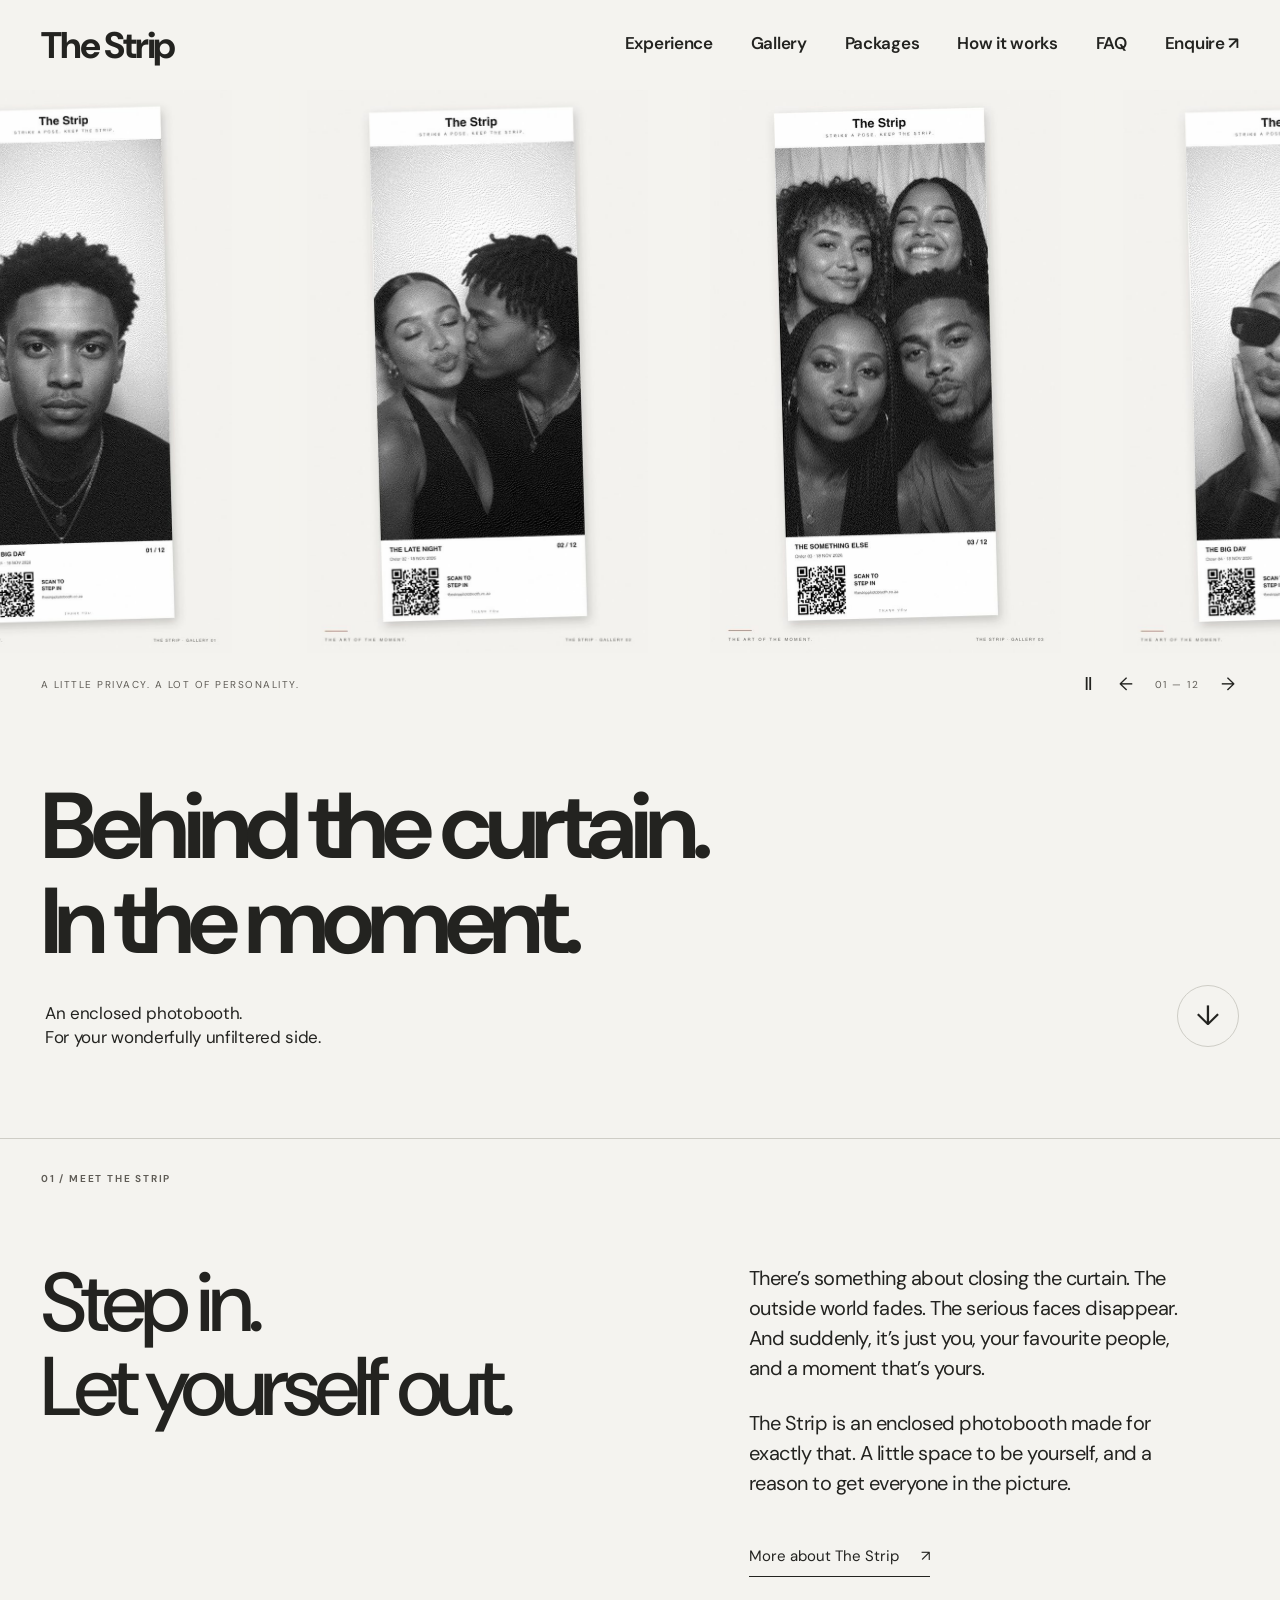
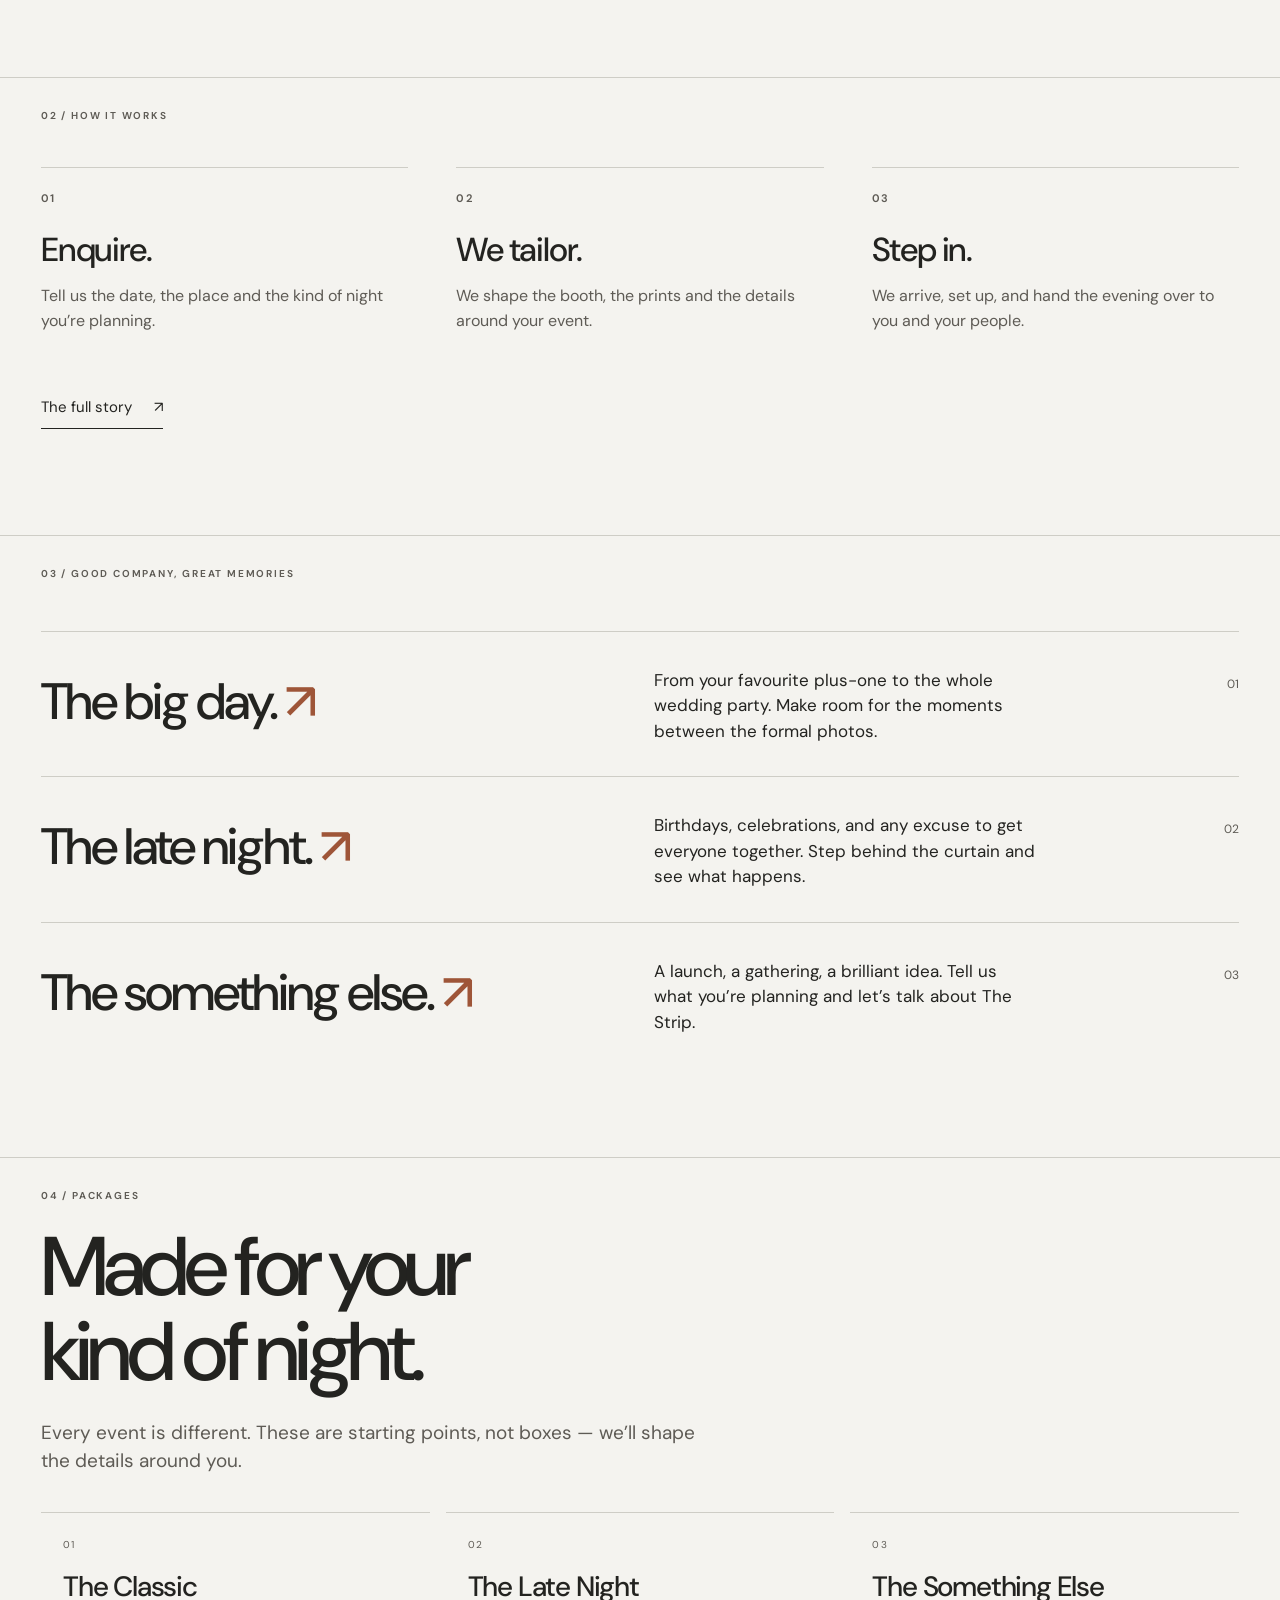
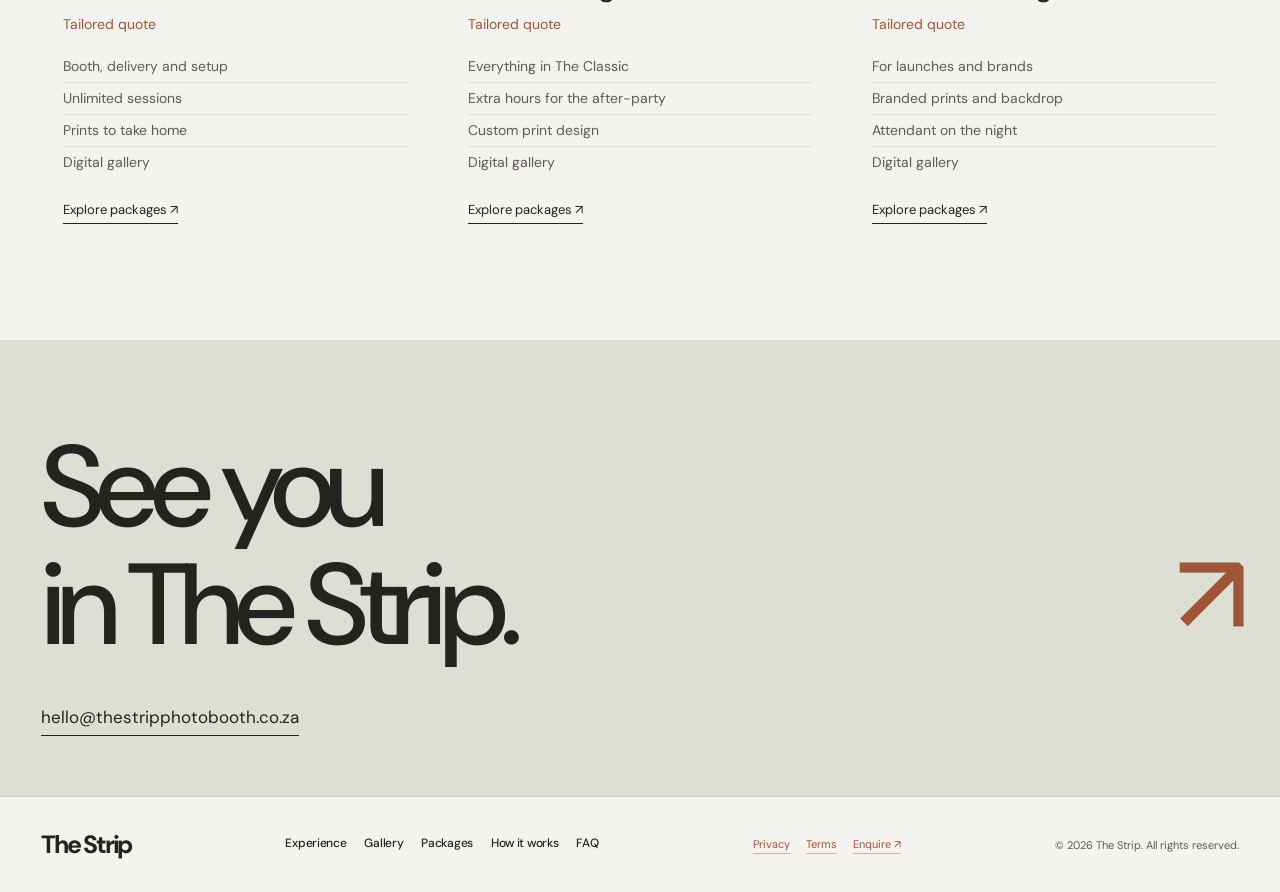
<file: index.html>
<!doctype html>
<html lang="en-ZA">
<head>
<meta charset="UTF-8">
<meta name="viewport" content="width=device-width, initial-scale=1">
<title>The Strip — Behind the curtain. In the moment.</title>
<meta name="description" content="An enclosed photobooth for weddings, parties and events. A little privacy, a lot of personality.">
<meta name="robots" content="noindex,nofollow">
<link rel="canonical" href="https://www.thestripphotobooth.co.za/">
<meta name="theme-color" content="#F4F3EF">
<meta property="og:type" content="website">
<meta property="og:site_name" content="The Strip">
<meta property="og:title" content="The Strip — Behind the curtain. In the moment.">
<meta property="og:description" content="An enclosed photobooth for weddings, parties and events. A little privacy, a lot of personality.">
<meta property="og:url" content="https://www.thestripphotobooth.co.za/">
<meta property="og:image" content="https://www.thestripphotobooth.co.za/assets/og-image.jpg">
<meta name="twitter:card" content="summary_large_image">
<meta name="twitter:title" content="The Strip — Behind the curtain. In the moment.">
<meta name="twitter:description" content="An enclosed photobooth for weddings, parties and events. A little privacy, a lot of personality.">
<meta name="twitter:image" content="https://www.thestripphotobooth.co.za/assets/og-image.jpg">
<link rel="icon" href="assets/favicon.svg" type="image/svg+xml">
<link rel="apple-touch-icon" href="assets/apple-touch-icon.png">
<link rel="preconnect" href="https://fonts.googleapis.com">
<link rel="preconnect" href="https://fonts.gstatic.com" crossorigin>
<link rel="stylesheet" href="css/site.css">

</head>
<body>
<a class="skip-link" href="#main">Skip to content</a>
<header>
  <a class="wordmark" href="index.html" aria-label="The Strip home">The Strip</a>
  <button class="nav-toggle" aria-expanded="false" aria-controls="nav">Menu</button>
  <nav id="nav" aria-label="Main navigation"><a href="about.html">Experience</a><a href="gallery.html">Gallery</a><a href="packages.html">Packages</a><a href="how-it-works.html">How it works</a><a href="faq.html">FAQ</a><a href="contact.html">Enquire ↗</a></nav>
</header>
<main id="main">

<section class="gallery" aria-label="Photobooth gallery">
  <div class="gallery-track" id="track"><div class="portrait"><img src="assets/gallery-print-sm-01.jpg" alt="Black-and-white booth portrait" loading="eager" decoding="async"></div><div class="portrait"><img src="assets/gallery-print-sm-02.jpg" alt="A couple sharing a kiss in the booth" loading="eager" decoding="async"></div><div class="portrait"><img src="assets/gallery-print-sm-03.jpg" alt="Four friends posing together" loading="eager" decoding="async"></div><div class="portrait"><img src="assets/gallery-print-sm-04.jpg" alt="A guest posing in sunglasses" loading="lazy" decoding="async"></div><div class="portrait"><img src="assets/gallery-print-sm-05.jpg" alt="A couple posing cheek to cheek" loading="lazy" decoding="async"></div><div class="portrait"><img src="assets/gallery-print-sm-06.jpg" alt="A couple in front of the booth curtain" loading="lazy" decoding="async"></div><div class="portrait"><img src="assets/gallery-print-sm-07.jpg" alt="Four friends smiling for the camera" loading="lazy" decoding="async"></div><div class="portrait"><img src="assets/gallery-print-sm-08.jpg" alt="A couple making playful faces" loading="lazy" decoding="async"></div><div class="portrait"><img src="assets/gallery-print-sm-09.jpg" alt="Friends posing for a group photo" loading="lazy" decoding="async"></div><div class="portrait"><img src="assets/gallery-print-sm-10.jpg" alt="A couple sharing a moment" loading="lazy" decoding="async"></div><div class="portrait"><img src="assets/gallery-print-sm-11.jpg" alt="Five friends in a black-and-white booth photo" loading="lazy" decoding="async"></div><div class="portrait"><img src="assets/gallery-print-sm-12.jpg" alt="Three friends smiling in the booth" loading="lazy" decoding="async"></div></div>
  <div class="gallery-tools">
    <span>A LITTLE PRIVACY. A LOT OF PERSONALITY.</span>
    <div>
      <button type="button" id="pause-gallery" aria-label="Pause photo animation" aria-pressed="false" aria-controls="track">Ⅱ</button>
      <button type="button" id="prev" aria-label="Previous photograph">←</button>
      <span id="count">01 — 12</span>
      <button type="button" id="next" aria-label="Next photograph">→</button>
    </div>
  </div>
</section>
<section class="intro">
  <div>
    <h1>Behind the curtain.<br>In the moment.</h1>
    <p class="intro-note">An enclosed photobooth.<br>For your wonderfully unfiltered side.</p>
  </div>
  <a class="round-link" href="#info" aria-label="Discover The Strip">↓</a>
</section>
<section class="info" id="info">
  <div class="eyebrow">01 / MEET THE STRIP</div>
  <div class="info-body">
    <h2>Step in.<br>Let yourself out.</h2>
    <div class="info-copy">
      <p>There’s something about closing the curtain. The outside world fades. The serious faces disappear. And suddenly, it’s just you, your favourite people, and a moment that’s yours.</p>
      <p>The Strip is an enclosed photobooth made for exactly that. A little space to be yourself, and a reason to get everyone in the picture.</p>
      <a class="text-link" href="about.html">More about The Strip <span>↗</span></a>
    </div>
  </div>
</section>
<section class="steps">
  <div class="eyebrow">02 / HOW IT WORKS</div>
  <div class="steps-grid">
    <div class="step"><div class="num">01</div><h3>Enquire.</h3><p>Tell us the date, the place and the kind of night you’re planning.</p></div>
    <div class="step"><div class="num">02</div><h3>We tailor.</h3><p>We shape the booth, the prints and the details around your event.</p></div>
    <div class="step"><div class="num">03</div><h3>Step in.</h3><p>We arrive, set up, and hand the evening over to you and your people.</p></div>
  </div>
  <p class="mt-40"><a class="text-link" href="how-it-works.html">The full story <span>↗</span></a></p>
</section>
<section class="moments">
  <div class="eyebrow">03 / GOOD COMPANY, GREAT MEMORIES</div>
  <div class="occasion"><h3><a href="weddings.html">The big day.<span class="arrow">↗</span></a></h3><p>From your favourite plus-one to the whole wedding party. Make room for the moments between the formal photos.</p><span>01</span></div>
  <div class="occasion"><h3><a href="parties.html">The late night.<span class="arrow">↗</span></a></h3><p>Birthdays, celebrations, and any excuse to get everyone together. Step behind the curtain and see what happens.</p><span>02</span></div>
  <div class="occasion"><h3><a href="corporate.html">The something else.<span class="arrow">↗</span></a></h3><p>A launch, a gathering, a brilliant idea. Tell us what you’re planning and let’s talk about The Strip.</p><span>03</span></div>
</section>
<section class="packages-teaser">
  <div class="eyebrow">04 / PACKAGES</div>
  <h2 style="margin:22px 0 10px">Made for your<br>kind of night.</h2>
  <p class="lede">Every event is different. These are starting points, not boxes — we’ll shape the details around you.</p>
  <div class="package-grid">
    <article class="package-card"><div class="package-tag">01</div><div class="package-name">The Classic</div><div class="package-price">Tailored quote</div><ul class="package-list"><li>Booth, delivery and setup</li><li>Unlimited sessions</li><li>Prints to take home</li><li>Digital gallery</li></ul><a class="package-link" href="packages.html">Explore packages ↗</a></article>
    <article class="package-card"><div class="package-tag">02</div><div class="package-name">The Late Night</div><div class="package-price">Tailored quote</div><ul class="package-list"><li>Everything in The Classic</li><li>Extra hours for the after-party</li><li>Custom print design</li><li>Digital gallery</li></ul><a class="package-link" href="packages.html">Explore packages ↗</a></article>
    <article class="package-card"><div class="package-tag">03</div><div class="package-name">The Something Else</div><div class="package-price">Tailored quote</div><ul class="package-list"><li>For launches and brands</li><li>Branded prints and backdrop</li><li>Attendant on the night</li><li>Digital gallery</li></ul><a class="package-link" href="packages.html">Explore packages ↗</a></article>
  </div>
</section>
<section class="cta">
  <a class="cta-link" href="contact.html">See you<br>in The Strip. <span>↗</span></a>
  <a class="email" href="mailto:hello@thestripphotobooth.co.za">hello@thestripphotobooth.co.za</a>
</section>

</main>
<footer>
  <a class="wordmark" href="index.html">The Strip</a>
  <nav aria-label="Footer navigation">
    <a href="about.html">Experience</a>
    <a href="gallery.html">Gallery</a>
    <a href="packages.html">Packages</a>
    <a href="how-it-works.html">How it works</a>
    <a href="faq.html">FAQ</a>
  </nav>
  <div class="legal">
    <a href="privacy.html">Privacy</a>
    <a href="terms.html">Terms</a>
    <a href="contact.html">Enquire ↗</a>
  </div>
  <span>© <span data-year>2026</span> The Strip. All rights reserved.</span>
</footer>
<script src="js/config.js"></script>
<script src="js/site.js" defer></script>
</body>
</html>
</file>
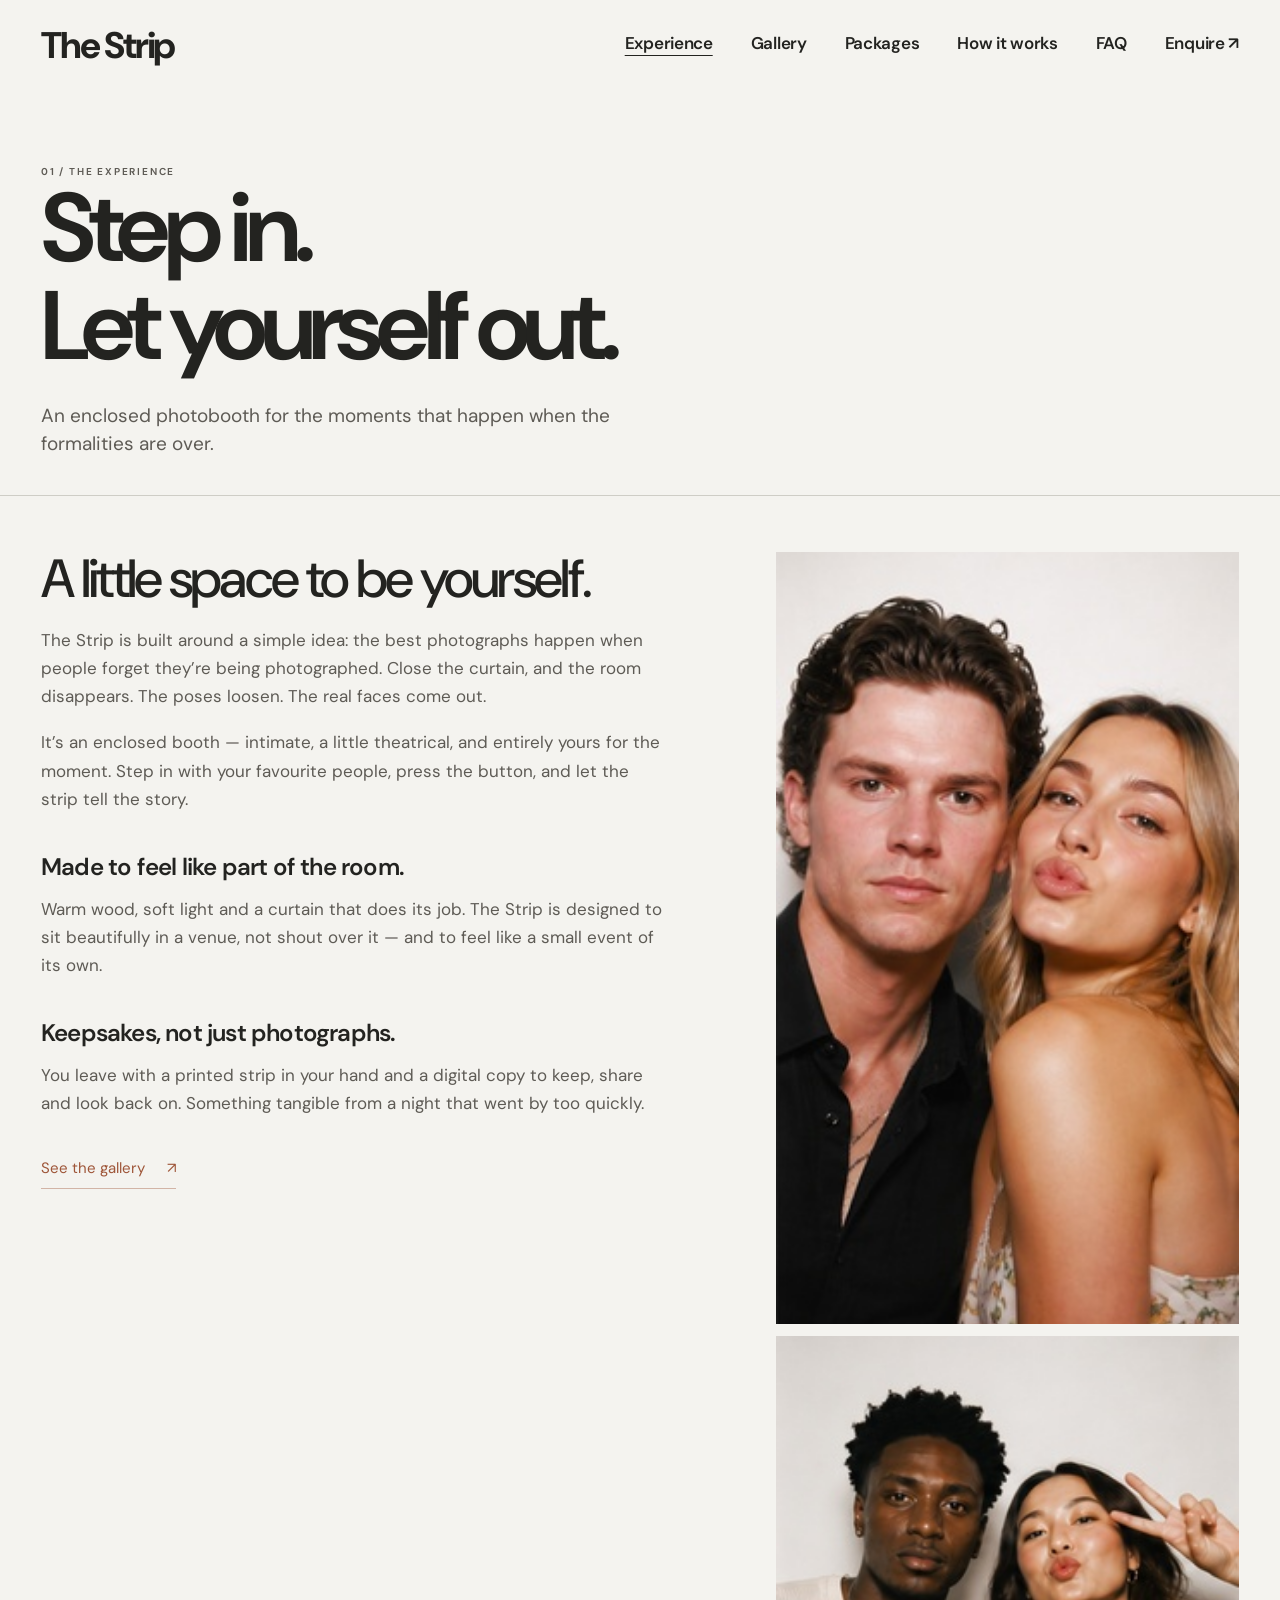
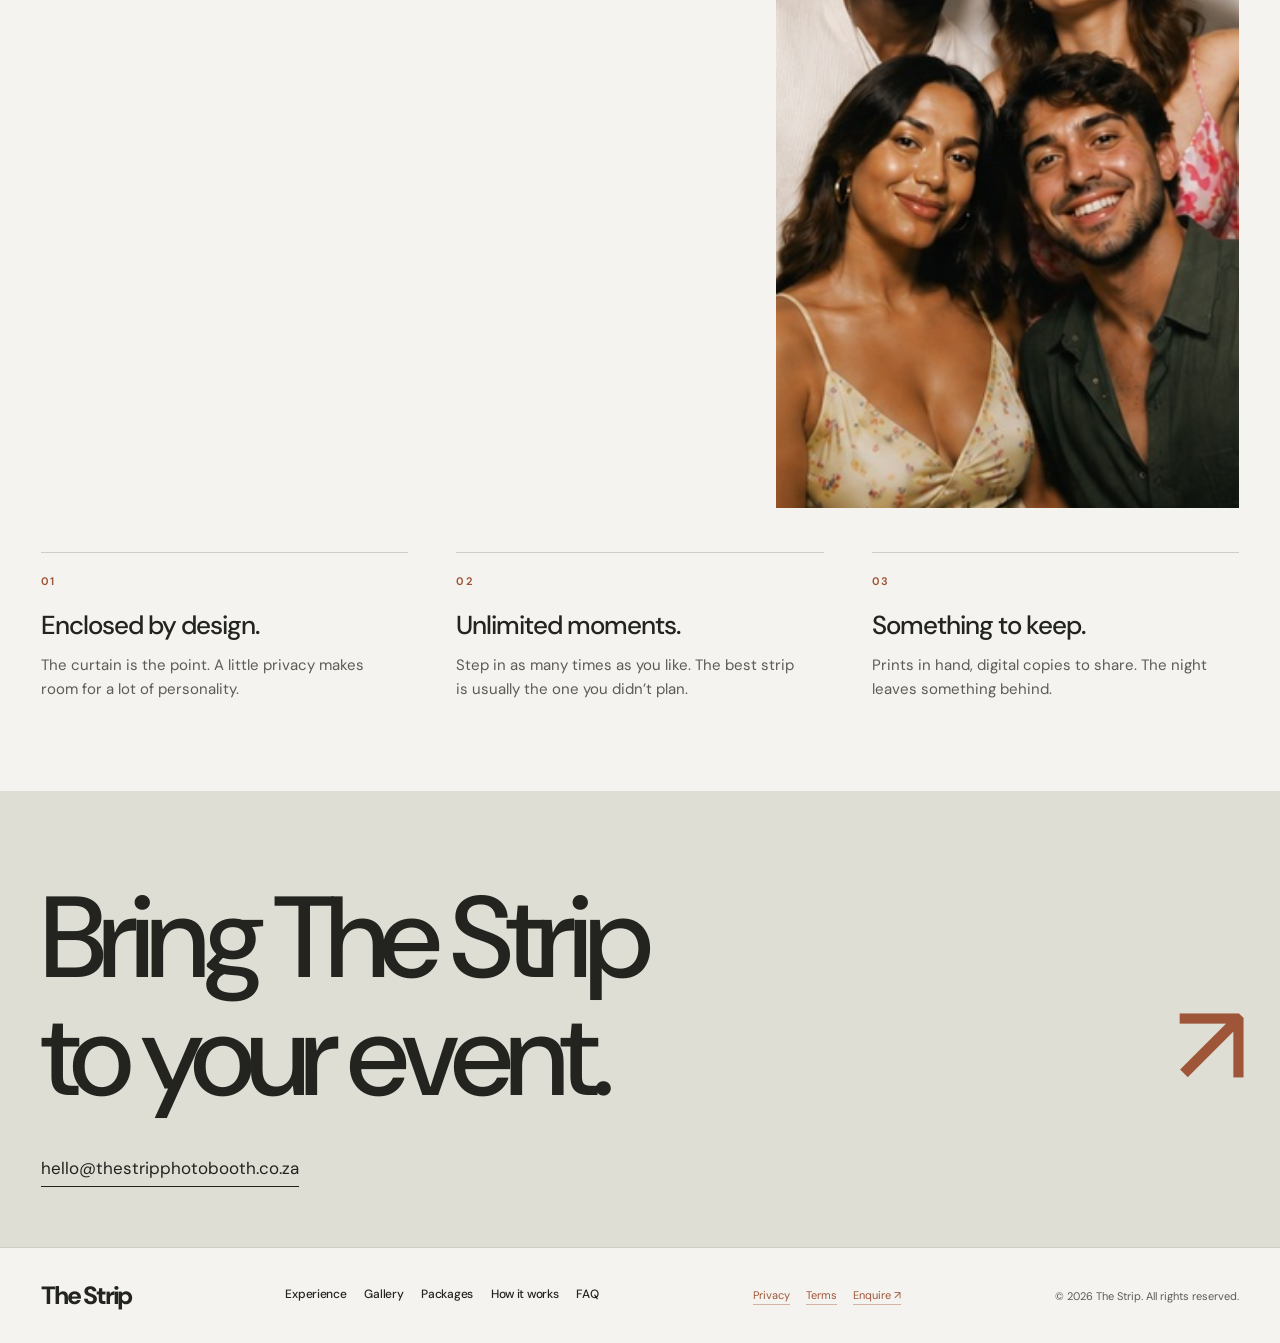
<file: about.html>
<!doctype html>
<html lang="en-ZA">
<head>
<meta charset="UTF-8">
<meta name="viewport" content="width=device-width, initial-scale=1">
<title>The experience — The Strip</title>
<meta name="description" content="An enclosed photobooth built for the moments between the formal ones. Meet The Strip.">
<meta name="robots" content="noindex,nofollow">
<link rel="canonical" href="https://www.thestripphotobooth.co.za/about.html">
<meta name="theme-color" content="#F4F3EF">
<meta property="og:type" content="website">
<meta property="og:site_name" content="The Strip">
<meta property="og:title" content="The experience — The Strip">
<meta property="og:description" content="An enclosed photobooth built for the moments between the formal ones. Meet The Strip.">
<meta property="og:url" content="https://www.thestripphotobooth.co.za/about.html">
<meta property="og:image" content="https://www.thestripphotobooth.co.za/assets/og-image.jpg">
<meta name="twitter:card" content="summary_large_image">
<meta name="twitter:title" content="The experience — The Strip">
<meta name="twitter:description" content="An enclosed photobooth built for the moments between the formal ones. Meet The Strip.">
<meta name="twitter:image" content="https://www.thestripphotobooth.co.za/assets/og-image.jpg">
<link rel="icon" href="assets/favicon.svg" type="image/svg+xml">
<link rel="apple-touch-icon" href="assets/apple-touch-icon.png">
<link rel="preconnect" href="https://fonts.googleapis.com">
<link rel="preconnect" href="https://fonts.gstatic.com" crossorigin>
<link rel="stylesheet" href="css/site.css">

</head>
<body>
<a class="skip-link" href="#main">Skip to content</a>
<header>
  <a class="wordmark" href="index.html" aria-label="The Strip home">The Strip</a>
  <button class="nav-toggle" aria-expanded="false" aria-controls="nav">Menu</button>
  <nav id="nav" aria-label="Main navigation"><a href="about.html" aria-current="page">Experience</a><a href="gallery.html">Gallery</a><a href="packages.html">Packages</a><a href="how-it-works.html">How it works</a><a href="faq.html">FAQ</a><a href="contact.html">Enquire ↗</a></nav>
</header>
<main id="main">
<section class="page-hero"><div class="eyebrow">01 / THE EXPERIENCE</div><h1>Step in.<br>Let yourself out.</h1><p class="lede">An enclosed photobooth for the moments that happen when the formalities are over.</p></section>
<section class="page-section">
  <div class="split">
    <div class="prose">
      <h2>A little space to be yourself.</h2>
      <p>The Strip is built around a simple idea: the best photographs happen when people forget they’re being photographed. Close the curtain, and the room disappears. The poses loosen. The real faces come out.</p>
      <p>It’s an enclosed booth — intimate, a little theatrical, and entirely yours for the moment. Step in with your favourite people, press the button, and let the strip tell the story.</p>
      <h3>Made to feel like part of the room.</h3>
      <p>Warm wood, soft light and a curtain that does its job. The Strip is designed to sit beautifully in a venue, not shout over it — and to feel like a small event of its own.</p>
      <h3>Keepsakes, not just photographs.</h3>
      <p>You leave with a printed strip in your hand and a digital copy to keep, share and look back on. Something tangible from a night that went by too quickly.</p>
      <a class="text-link" href="gallery.html">See the gallery <span>↗</span></a>
    </div>
    <div>
      <div class="image-strip" style="grid-template-columns:1fr;margin-top:0">
        <img src="assets/gallery-05.jpg" alt="A couple posing cheek to cheek in the booth" loading="lazy">
        <img src="assets/gallery-09.jpg" alt="Friends posing for a group photo" loading="lazy">
      </div>
    </div>
  </div>
  <div class="feature-grid">
    <div class="feature"><div class="num">01</div><h3>Enclosed by design.</h3><p>The curtain is the point. A little privacy makes room for a lot of personality.</p></div>
    <div class="feature"><div class="num">02</div><h3>Unlimited moments.</h3><p>Step in as many times as you like. The best strip is usually the one you didn’t plan.</p></div>
    <div class="feature"><div class="num">03</div><h3>Something to keep.</h3><p>Prints in hand, digital copies to share. The night leaves something behind.</p></div>
  </div>
</section>
<section class="cta">
  <a class="cta-link" href="contact.html">Bring The Strip<br>to your event. <span>↗</span></a>
  <a class="email" href="mailto:hello@thestripphotobooth.co.za">hello@thestripphotobooth.co.za</a>
</section>

</main>
<footer>
  <a class="wordmark" href="index.html">The Strip</a>
  <nav aria-label="Footer navigation">
    <a href="about.html">Experience</a>
    <a href="gallery.html">Gallery</a>
    <a href="packages.html">Packages</a>
    <a href="how-it-works.html">How it works</a>
    <a href="faq.html">FAQ</a>
  </nav>
  <div class="legal">
    <a href="privacy.html">Privacy</a>
    <a href="terms.html">Terms</a>
    <a href="contact.html">Enquire ↗</a>
  </div>
  <span>© <span data-year>2026</span> The Strip. All rights reserved.</span>
</footer>
<script src="js/config.js"></script>
<script src="js/site.js" defer></script>
</body>
</html>
</file>
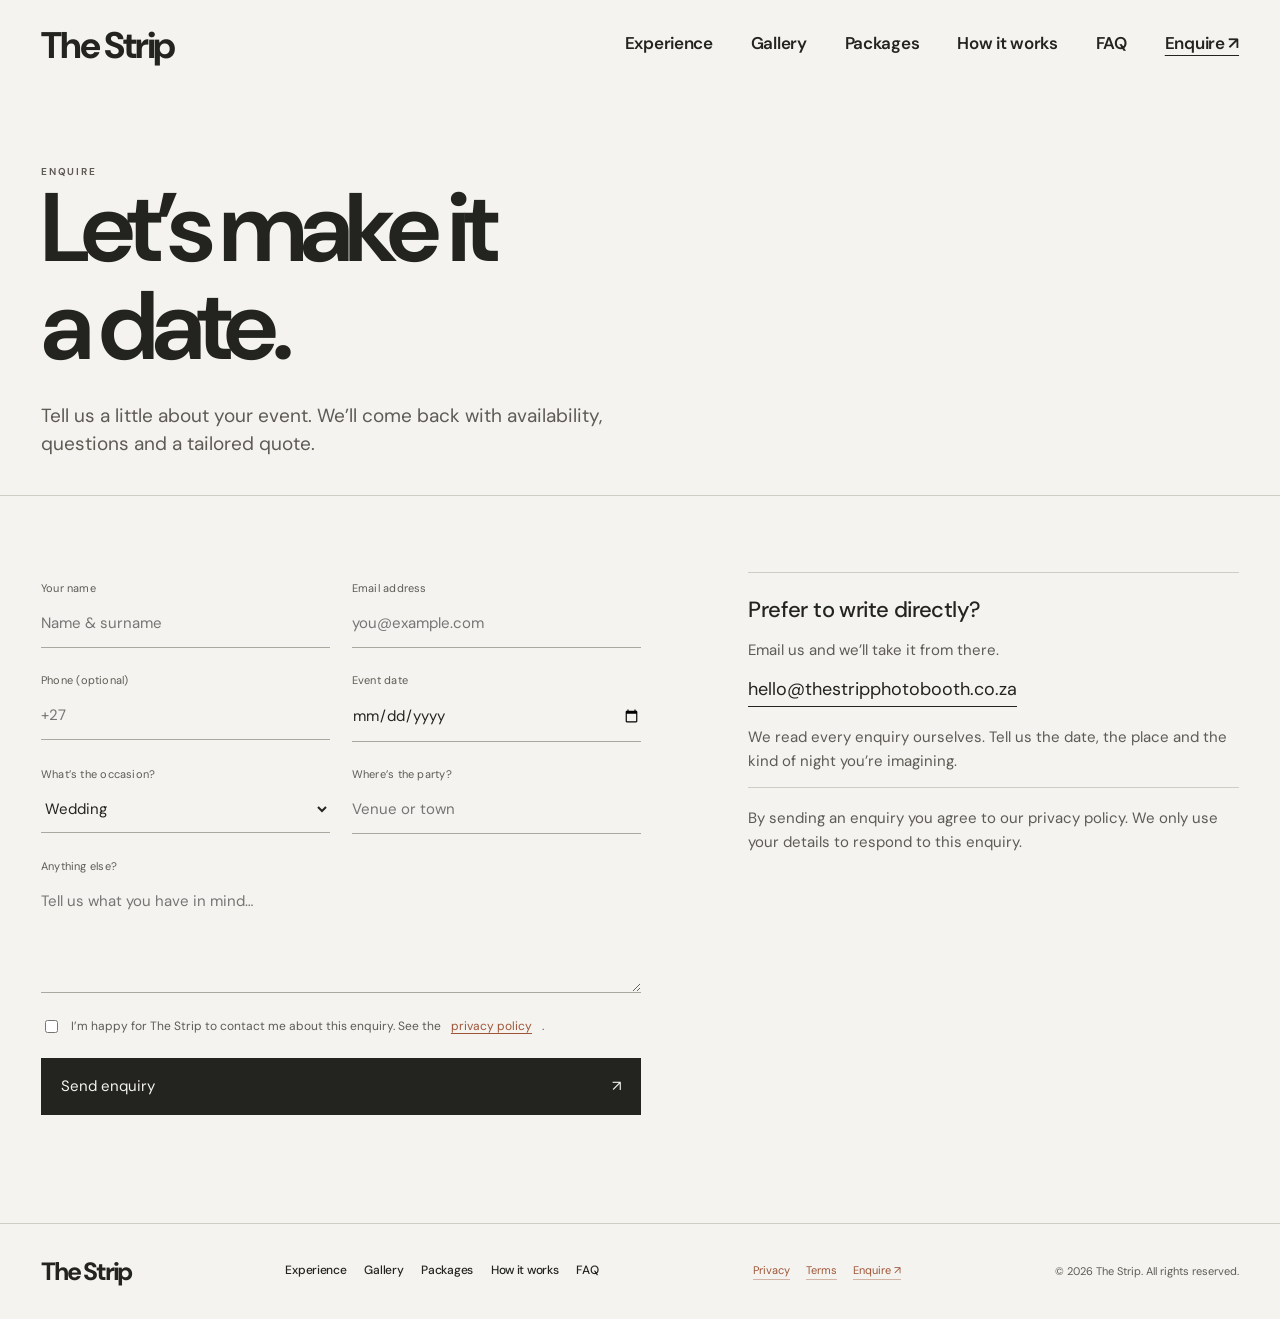
<file: contact.html>
<!doctype html>
<html lang="en-ZA">
<head>
<meta charset="UTF-8">
<meta name="viewport" content="width=device-width, initial-scale=1">
<title>Enquire — The Strip</title>
<meta name="description" content="Tell us about your event. We’ll come back with availability and a tailored quote.">
<meta name="robots" content="noindex,nofollow">
<link rel="canonical" href="https://www.thestripphotobooth.co.za/contact.html">
<meta name="theme-color" content="#F4F3EF">
<meta property="og:type" content="website">
<meta property="og:site_name" content="The Strip">
<meta property="og:title" content="Enquire — The Strip">
<meta property="og:description" content="Tell us about your event. We’ll come back with availability and a tailored quote.">
<meta property="og:url" content="https://www.thestripphotobooth.co.za/contact.html">
<meta property="og:image" content="https://www.thestripphotobooth.co.za/assets/og-image.jpg">
<meta name="twitter:card" content="summary_large_image">
<meta name="twitter:title" content="Enquire — The Strip">
<meta name="twitter:description" content="Tell us about your event. We’ll come back with availability and a tailored quote.">
<meta name="twitter:image" content="https://www.thestripphotobooth.co.za/assets/og-image.jpg">
<link rel="icon" href="assets/favicon.svg" type="image/svg+xml">
<link rel="apple-touch-icon" href="assets/apple-touch-icon.png">
<link rel="preconnect" href="https://fonts.googleapis.com">
<link rel="preconnect" href="https://fonts.gstatic.com" crossorigin>
<link rel="stylesheet" href="css/site.css">

</head>
<body>
<a class="skip-link" href="#main">Skip to content</a>
<header>
  <a class="wordmark" href="index.html" aria-label="The Strip home">The Strip</a>
  <button class="nav-toggle" aria-expanded="false" aria-controls="nav">Menu</button>
  <nav id="nav" aria-label="Main navigation"><a href="about.html">Experience</a><a href="gallery.html">Gallery</a><a href="packages.html">Packages</a><a href="how-it-works.html">How it works</a><a href="faq.html">FAQ</a><a href="contact.html" aria-current="page">Enquire ↗</a></nav>
</header>
<main id="main">
<section class="page-hero"><div class="eyebrow">ENQUIRE</div><h1>Let’s make it<br>a date.</h1><p class="lede">Tell us a little about your event. We’ll come back with availability, questions and a tailored quote.</p></section>
<section class="page-section">
  <div class="contact-grid">
    <div>
      <form id="enquiry-form" class="form" novalidate>
        <input type="hidden" name="startedAt" id="startedAt">
        <div class="form-row">
          <label class="field">Your name<input name="name" autocomplete="name" required placeholder="Name &amp; surname"><span class="field-error" data-error-for="name" aria-live="polite"></span></label>
          <label class="field">Email address<input name="email" type="email" autocomplete="email" required placeholder="you@example.com"><span class="field-error" data-error-for="email" aria-live="polite"></span></label>
        </div>
        <div class="form-row">
          <label class="field">Phone <span class="muted">(optional)</span><input name="phone" type="tel" autocomplete="tel" placeholder="+27"></label>
          <label class="field">Event date<input name="date" type="date" required><span class="field-error" data-error-for="date" aria-live="polite"></span></label>
        </div>
        <div class="form-row">
          <label class="field">What’s the occasion?
            <select name="occasion">
              <option>Wedding</option>
              <option>Birthday / private party</option>
              <option>Brand / corporate event</option>
              <option>Something else</option>
            </select>
          </label>
          <label class="field">Where’s the party?<input name="location" required placeholder="Venue or town"><span class="field-error" data-error-for="location" aria-live="polite"></span></label>
        </div>
        <label class="field">Anything else?<textarea name="message" rows="4" placeholder="Tell us what you have in mind…"></textarea></label>
        <div class="honeypot" aria-hidden="true"><label>Website<input name="website" tabindex="-1" autocomplete="off"></label></div>
        <label class="consent"><input type="checkbox" name="consent" required> I’m happy for The Strip to contact me about this enquiry. See the <a href="privacy.html">privacy policy</a>.</label>
        <span class="field-error" data-error-for="consent" aria-live="polite"></span>
        <div id="turnstile-slot" class="turnstile-slot"></div>
        <button class="submit" type="submit">Send enquiry <span>↗</span></button>
        <p class="form-status" id="form-status" aria-live="polite"></p>
      </form>
      <div id="form-success" class="hidden" role="status">
        <h2 style="font-size:40px;letter-spacing:-1.5px;margin:0 0 12px">Thank you.</h2>
        <p class="prose" style="max-width:520px">Your enquiry is with us. We’ll be in touch to talk about your event, availability and the details.</p>
      </div>
    </div>
    <aside class="contact-aside">
      <h3>Prefer to write directly?</h3>
      <p>Email us and we’ll take it from there.</p>
      <a class="email" href="mailto:hello@thestripphotobooth.co.za">hello@thestripphotobooth.co.za</a>
      <p>We read every enquiry ourselves. Tell us the date, the place and the kind of night you’re imagining.</p>
      <p class="note">By sending an enquiry you agree to our <a href="privacy.html">privacy policy</a>. We only use your details to respond to this enquiry.</p>
    </aside>
  </div>
</section>

</main>
<footer>
  <a class="wordmark" href="index.html">The Strip</a>
  <nav aria-label="Footer navigation">
    <a href="about.html">Experience</a>
    <a href="gallery.html">Gallery</a>
    <a href="packages.html">Packages</a>
    <a href="how-it-works.html">How it works</a>
    <a href="faq.html">FAQ</a>
  </nav>
  <div class="legal">
    <a href="privacy.html">Privacy</a>
    <a href="terms.html">Terms</a>
    <a href="contact.html">Enquire ↗</a>
  </div>
  <span>© <span data-year>2026</span> The Strip. All rights reserved.</span>
</footer>
<script src="js/config.js"></script>
<script src="js/site.js" defer></script>
</body>
</html>
</file>
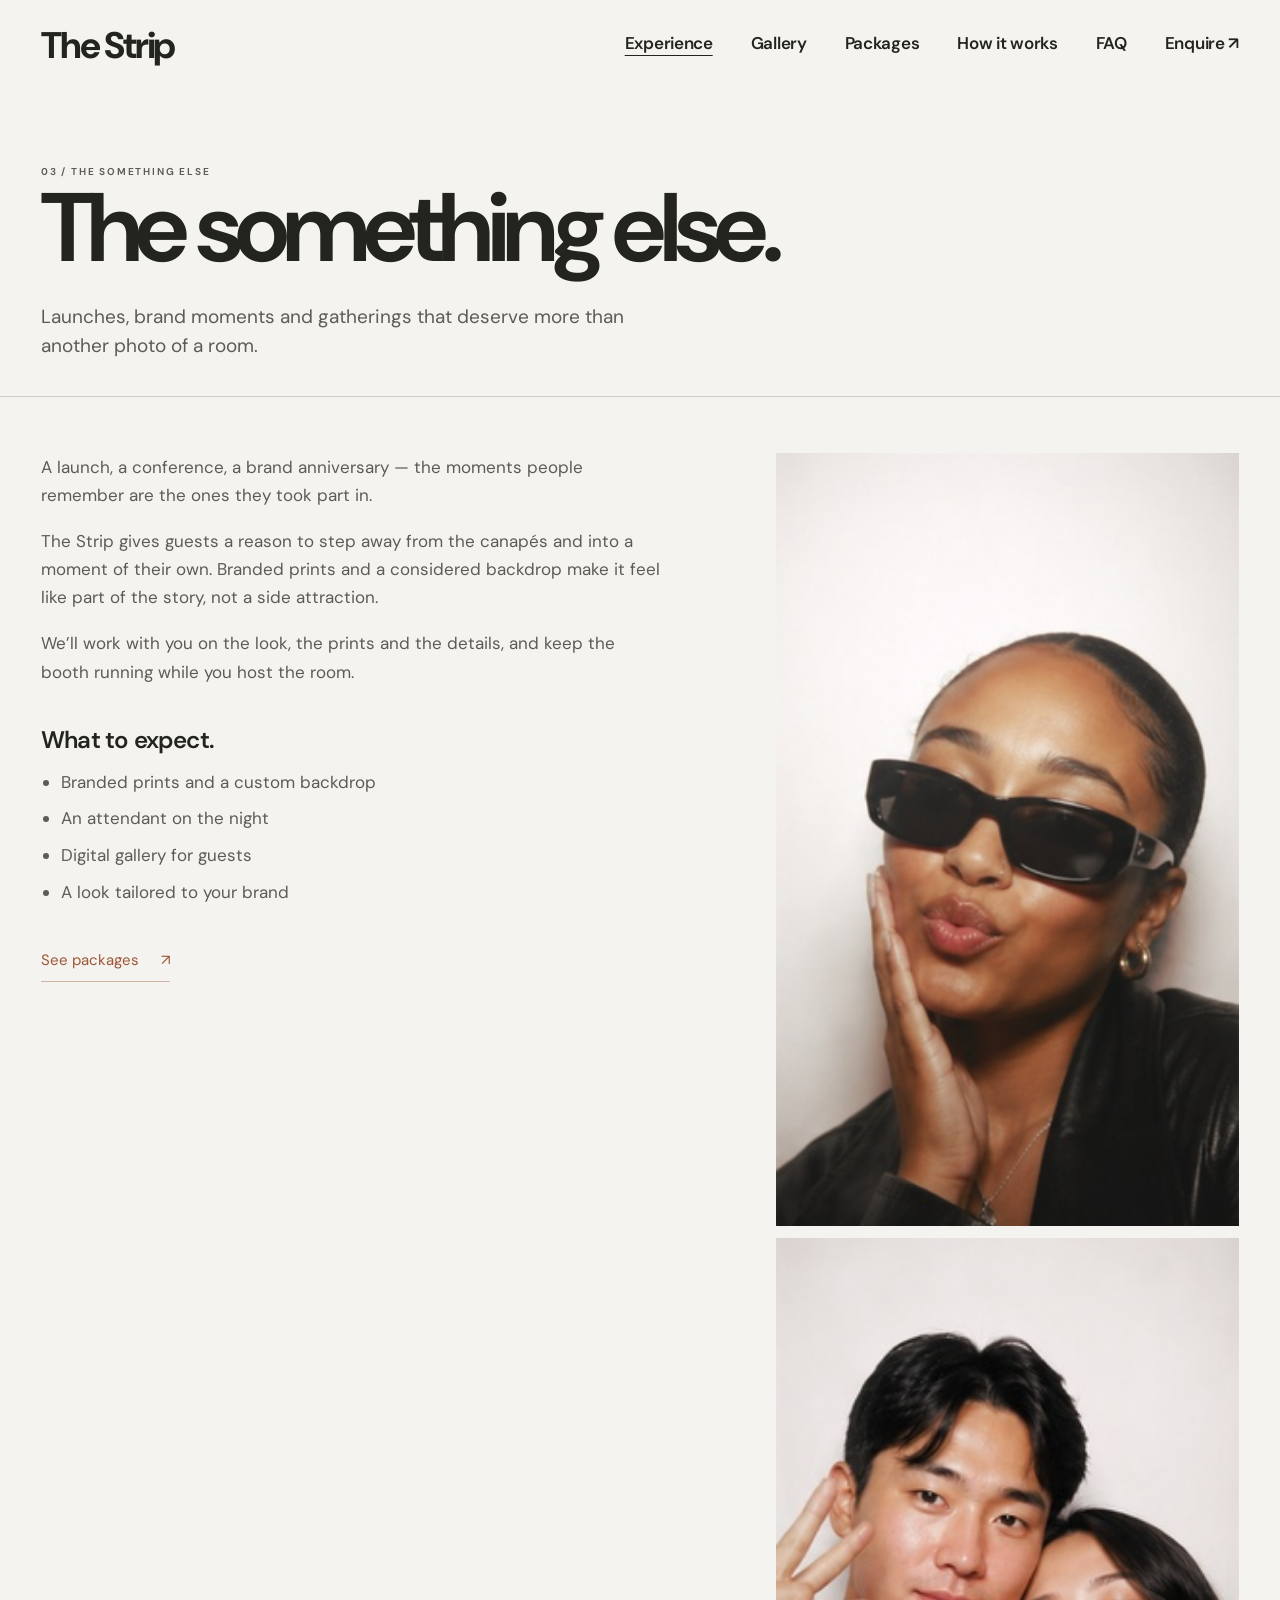
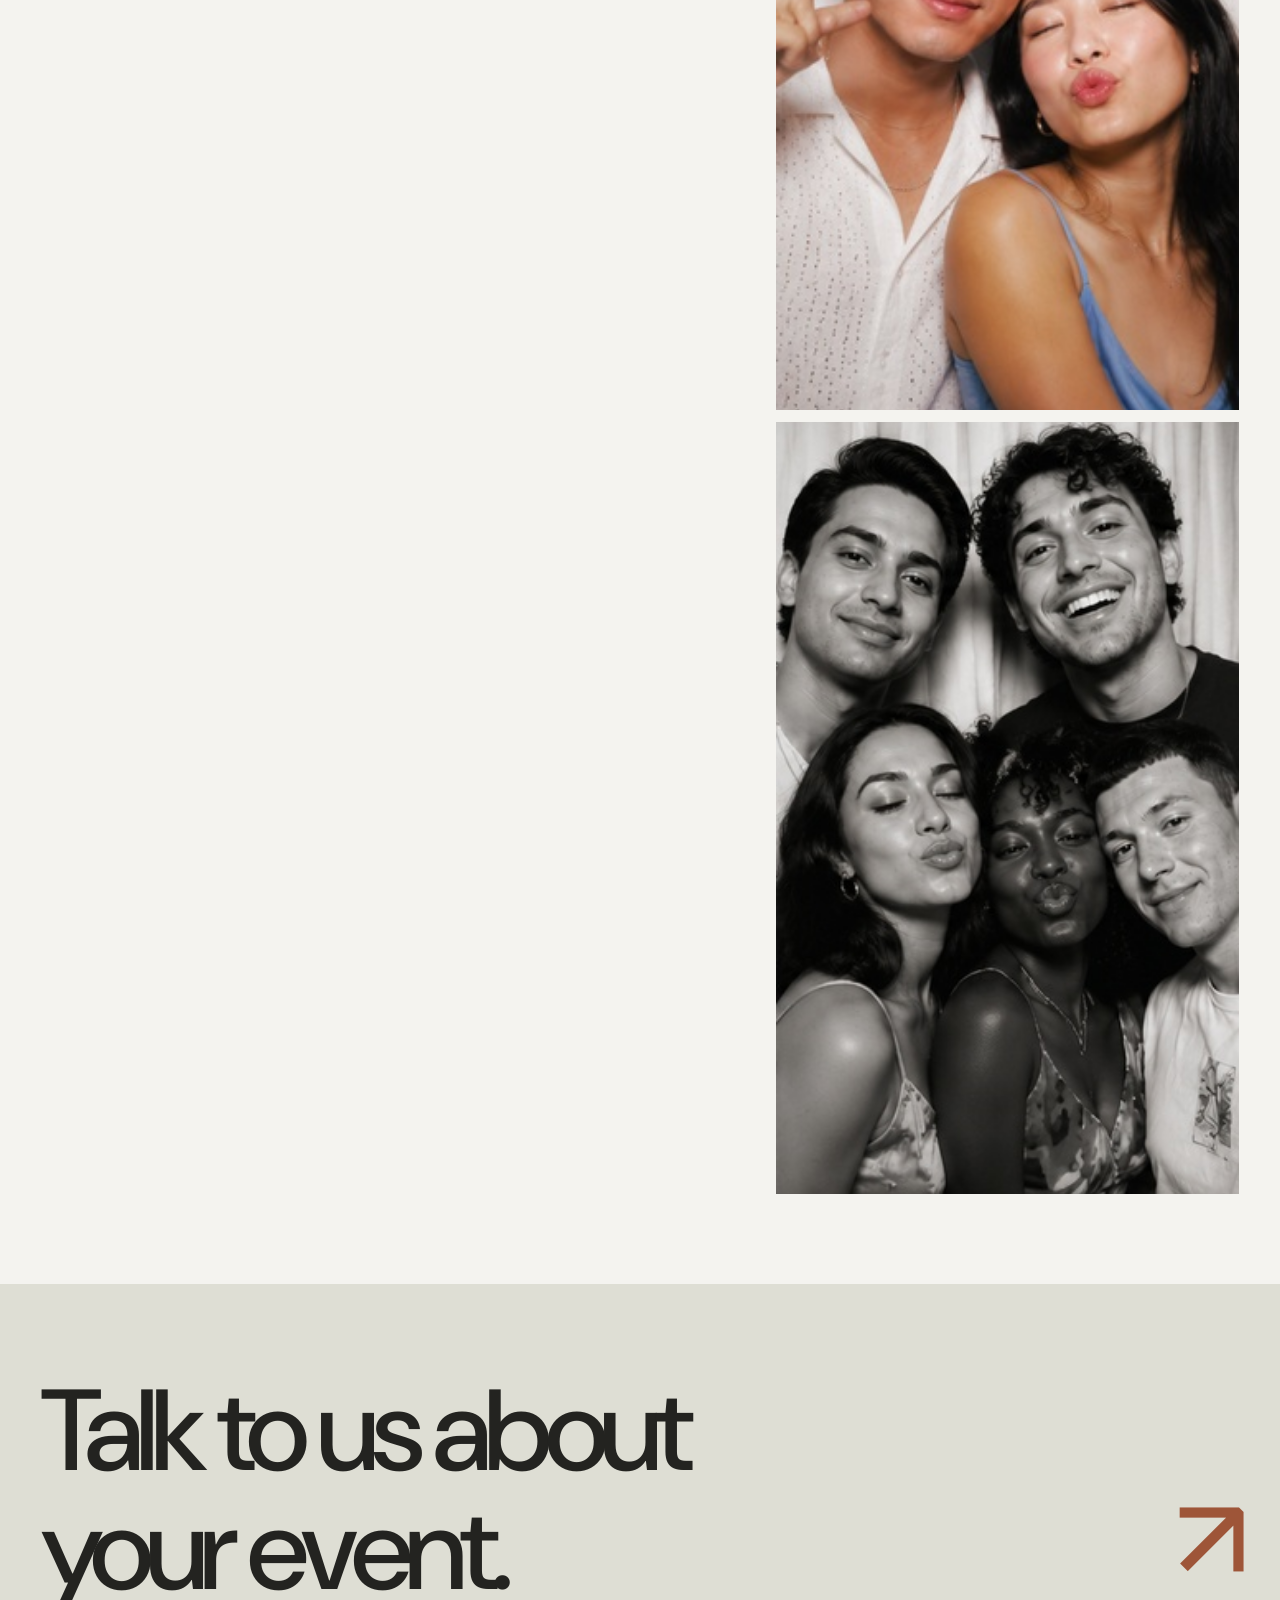
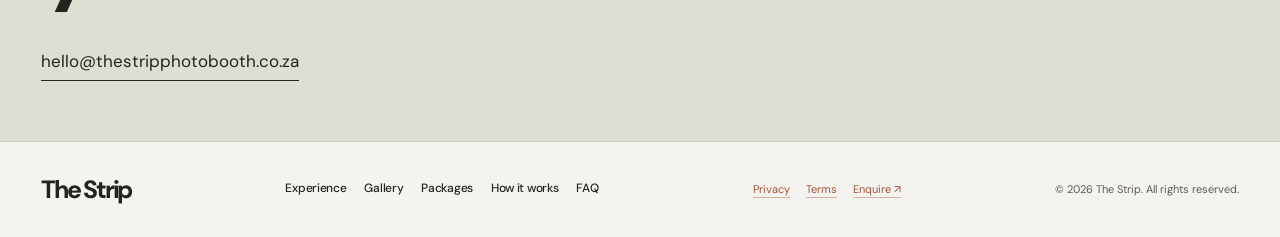
<file: corporate.html>
<!doctype html>
<html lang="en-ZA">
<head>
<meta charset="UTF-8">
<meta name="viewport" content="width=device-width, initial-scale=1">
<title>Corporate &amp; brand events — The Strip</title>
<meta name="description" content="A photobooth for launches, conferences and brand moments people take part in.">
<meta name="robots" content="noindex,nofollow">
<link rel="canonical" href="https://www.thestripphotobooth.co.za/corporate.html">
<meta name="theme-color" content="#F4F3EF">
<meta property="og:type" content="website">
<meta property="og:site_name" content="The Strip">
<meta property="og:title" content="Corporate &amp; brand events — The Strip">
<meta property="og:description" content="A photobooth for launches, conferences and brand moments people take part in.">
<meta property="og:url" content="https://www.thestripphotobooth.co.za/corporate.html">
<meta property="og:image" content="https://www.thestripphotobooth.co.za/assets/og-image.jpg">
<meta name="twitter:card" content="summary_large_image">
<meta name="twitter:title" content="Corporate &amp; brand events — The Strip">
<meta name="twitter:description" content="A photobooth for launches, conferences and brand moments people take part in.">
<meta name="twitter:image" content="https://www.thestripphotobooth.co.za/assets/og-image.jpg">
<link rel="icon" href="assets/favicon.svg" type="image/svg+xml">
<link rel="apple-touch-icon" href="assets/apple-touch-icon.png">
<link rel="preconnect" href="https://fonts.googleapis.com">
<link rel="preconnect" href="https://fonts.gstatic.com" crossorigin>
<link rel="stylesheet" href="css/site.css">

</head>
<body>
<a class="skip-link" href="#main">Skip to content</a>
<header>
  <a class="wordmark" href="index.html" aria-label="The Strip home">The Strip</a>
  <button class="nav-toggle" aria-expanded="false" aria-controls="nav">Menu</button>
  <nav id="nav" aria-label="Main navigation"><a href="about.html" aria-current="page">Experience</a><a href="gallery.html">Gallery</a><a href="packages.html">Packages</a><a href="how-it-works.html">How it works</a><a href="faq.html">FAQ</a><a href="contact.html">Enquire ↗</a></nav>
</header>
<main id="main">
<section class="page-hero"><div class="eyebrow">03 / THE SOMETHING ELSE</div><h1>The something else.</h1><p class="lede">Launches, brand moments and gatherings that deserve more than another photo of a room.</p></section>
<section class="page-section">
  <div class="split">
    <div class="prose">
      <p>A launch, a conference, a brand anniversary — the moments people remember are the ones they took part in.</p><p>The Strip gives guests a reason to step away from the canapés and into a moment of their own. Branded prints and a considered backdrop make it feel like part of the story, not a side attraction.</p><p>We’ll work with you on the look, the prints and the details, and keep the booth running while you host the room.</p>
      <h3>What to expect.</h3>
      <ul><li>Branded prints and a custom backdrop</li><li>An attendant on the night</li><li>Digital gallery for guests</li><li>A look tailored to your brand</li></ul>
      <a class="text-link" href="packages.html">See packages <span>↗</span></a>
    </div>
    <div class="image-strip" style="grid-template-columns:1fr;margin-top:0">
      <img src="assets/gallery-04.jpg" alt="A guest posing in sunglasses" loading="lazy"><img src="assets/gallery-08.jpg" alt="A couple making playful faces" loading="lazy"><img src="assets/gallery-11.jpg" alt="Five friends in a black-and-white booth photo" loading="lazy">
    </div>
  </div>
</section>
<section class="cta">
  <a class="cta-link" href="contact.html">Talk to us about<br>your event. <span>↗</span></a>
  <a class="email" href="mailto:hello@thestripphotobooth.co.za">hello@thestripphotobooth.co.za</a>
</section>

</main>
<footer>
  <a class="wordmark" href="index.html">The Strip</a>
  <nav aria-label="Footer navigation">
    <a href="about.html">Experience</a>
    <a href="gallery.html">Gallery</a>
    <a href="packages.html">Packages</a>
    <a href="how-it-works.html">How it works</a>
    <a href="faq.html">FAQ</a>
  </nav>
  <div class="legal">
    <a href="privacy.html">Privacy</a>
    <a href="terms.html">Terms</a>
    <a href="contact.html">Enquire ↗</a>
  </div>
  <span>© <span data-year>2026</span> The Strip. All rights reserved.</span>
</footer>
<script src="js/config.js"></script>
<script src="js/site.js" defer></script>
</body>
</html>
</file>
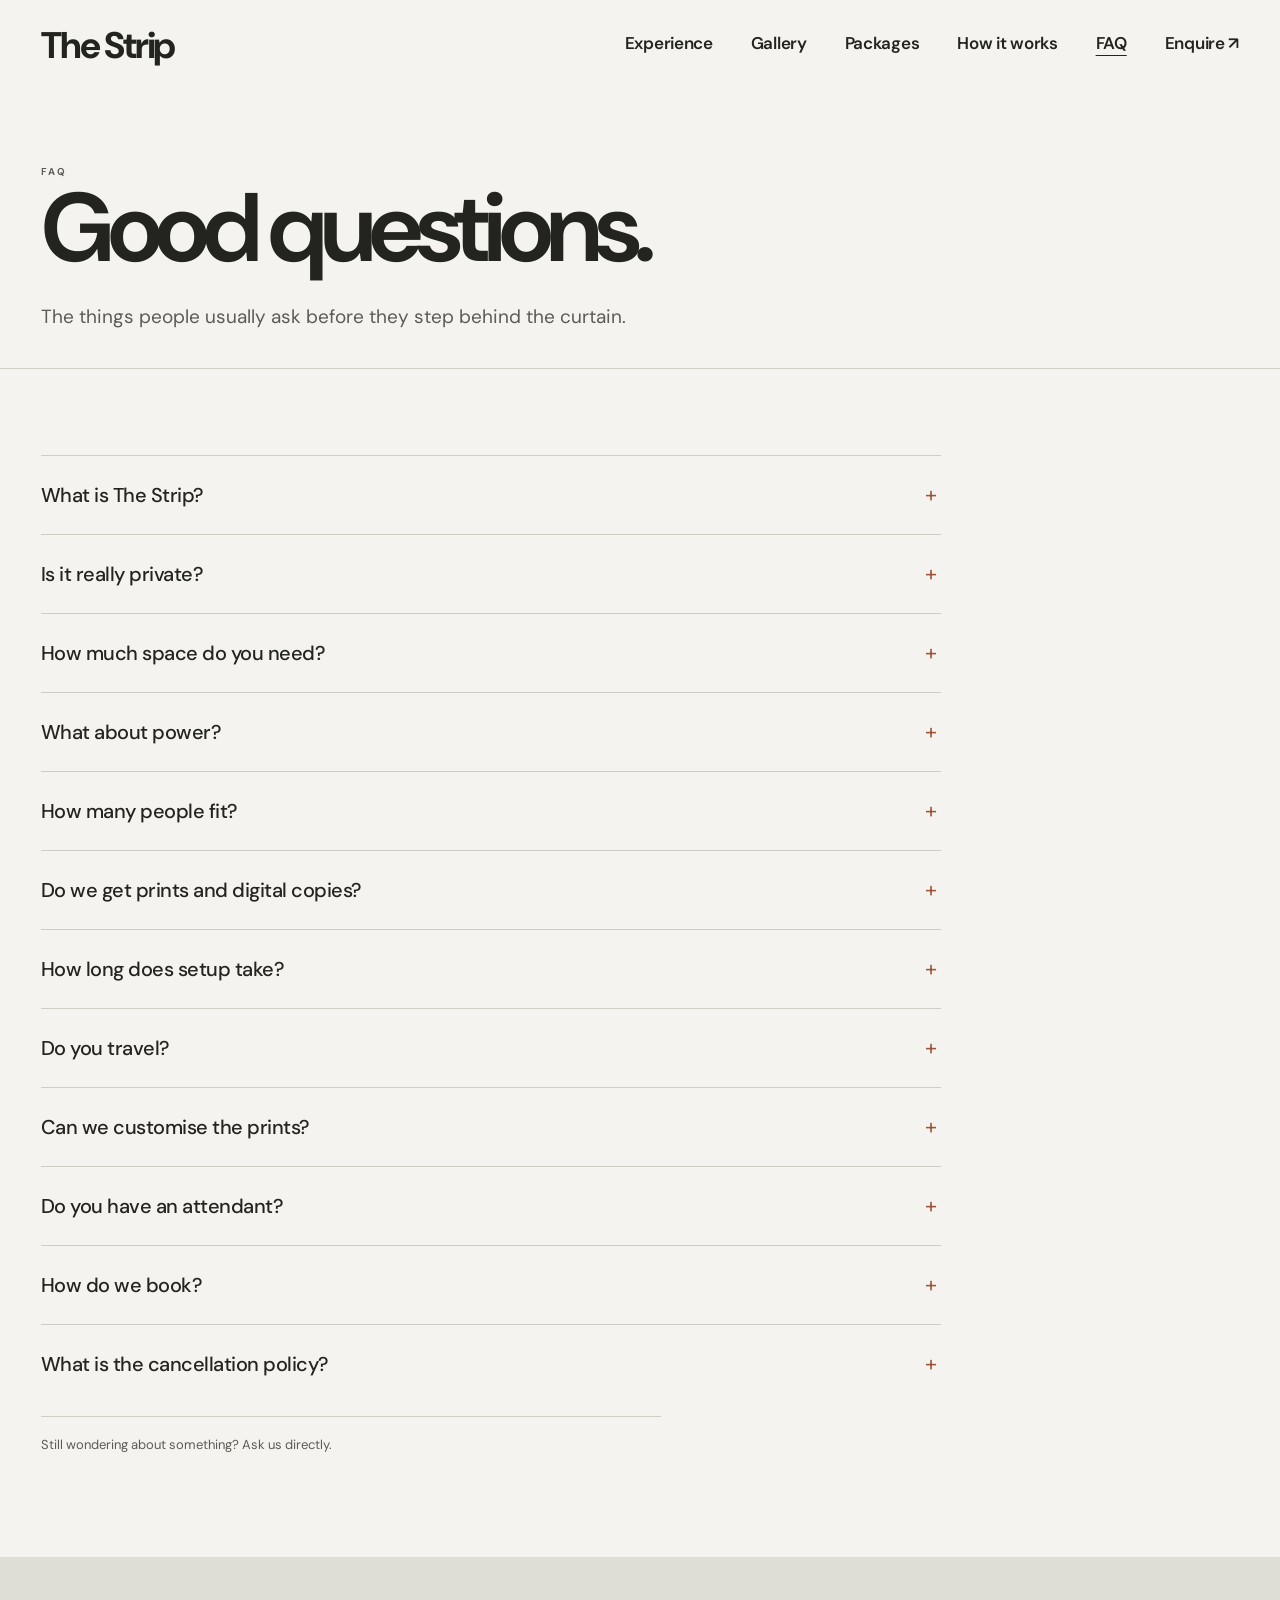
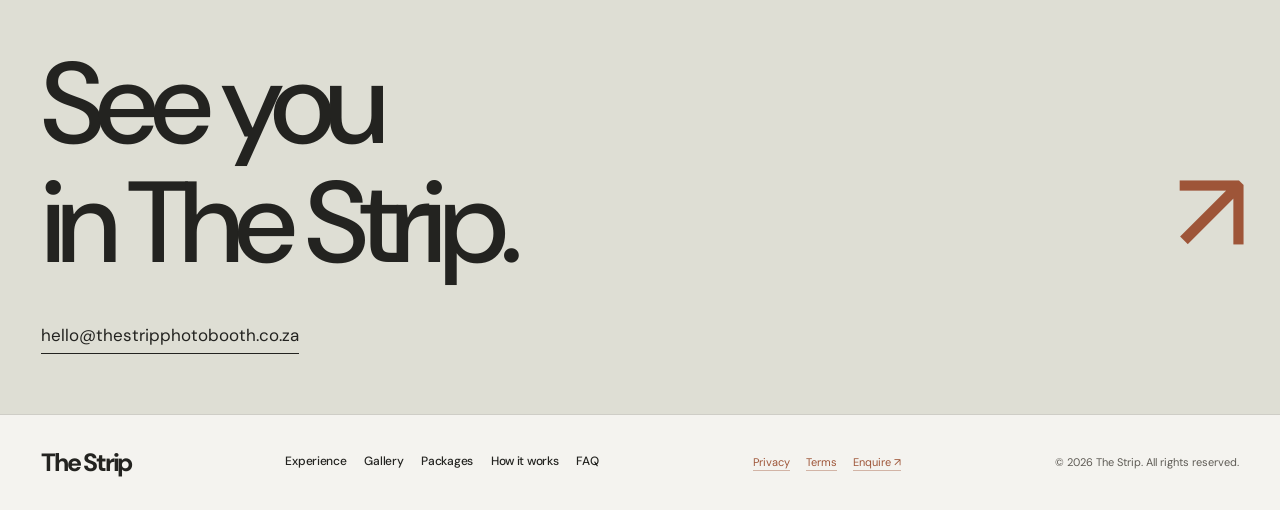
<file: faq.html>
<!doctype html>
<html lang="en-ZA">
<head>
<meta charset="UTF-8">
<meta name="viewport" content="width=device-width, initial-scale=1">
<title>FAQ — The Strip</title>
<meta name="description" content="Space, power, prints, travel and booking: the questions people ask before stepping behind the curtain.">
<meta name="robots" content="noindex,nofollow">
<link rel="canonical" href="https://www.thestripphotobooth.co.za/faq.html">
<meta name="theme-color" content="#F4F3EF">
<meta property="og:type" content="website">
<meta property="og:site_name" content="The Strip">
<meta property="og:title" content="FAQ — The Strip">
<meta property="og:description" content="Space, power, prints, travel and booking: the questions people ask before stepping behind the curtain.">
<meta property="og:url" content="https://www.thestripphotobooth.co.za/faq.html">
<meta property="og:image" content="https://www.thestripphotobooth.co.za/assets/og-image.jpg">
<meta name="twitter:card" content="summary_large_image">
<meta name="twitter:title" content="FAQ — The Strip">
<meta name="twitter:description" content="Space, power, prints, travel and booking: the questions people ask before stepping behind the curtain.">
<meta name="twitter:image" content="https://www.thestripphotobooth.co.za/assets/og-image.jpg">
<link rel="icon" href="assets/favicon.svg" type="image/svg+xml">
<link rel="apple-touch-icon" href="assets/apple-touch-icon.png">
<link rel="preconnect" href="https://fonts.googleapis.com">
<link rel="preconnect" href="https://fonts.gstatic.com" crossorigin>
<link rel="stylesheet" href="css/site.css">

</head>
<body>
<a class="skip-link" href="#main">Skip to content</a>
<header>
  <a class="wordmark" href="index.html" aria-label="The Strip home">The Strip</a>
  <button class="nav-toggle" aria-expanded="false" aria-controls="nav">Menu</button>
  <nav id="nav" aria-label="Main navigation"><a href="about.html">Experience</a><a href="gallery.html">Gallery</a><a href="packages.html">Packages</a><a href="how-it-works.html">How it works</a><a href="faq.html" aria-current="page">FAQ</a><a href="contact.html">Enquire ↗</a></nav>
</header>
<main id="main">
<section class="page-hero"><div class="eyebrow">FAQ</div><h1>Good questions.</h1><p class="lede">The things people usually ask before they step behind the curtain.</p></section>
<section class="page-section">
  <div class="faq-list">
    <details><summary>What is The Strip?</summary><div class="answer"><p>The Strip is an enclosed photobooth. You step behind a curtain, take your photographs in private, and leave with a printed strip and a digital copy. It’s built for weddings, parties, launches and any night that deserves a record.</p></div></details><details><summary>Is it really private?</summary><div class="answer"><p>Yes. The booth is enclosed and the curtain closes behind you. That bit of privacy is exactly what makes the photographs feel different.</p></div></details><details><summary>How much space do you need?</summary><div class="answer"><p>The booth is compact, but the right spot depends on the venue and the flow of the room. Tell us about the space and we’ll confirm the footprint and access with you.</p></div></details><details><summary>What about power?</summary><div class="answer"><p>A standard power point is all we need. We’ll confirm the details with you and the venue before the event.</p></div></details><details><summary>How many people fit?</summary><div class="answer"><p>Enough for the moment — couples, friends, the whole wedding party. Step in, squeeze in, see what happens.</p></div></details><details><summary>Do we get prints and digital copies?</summary><div class="answer"><p>Yes. Guests take printed strips home on the night, and a digital gallery follows so the photographs can be shared and kept.</p></div></details><details><summary>How long does setup take?</summary><div class="answer"><p>We arrive ahead of the event and set up before guests need the booth. The exact window is agreed when we confirm the booking.</p></div></details><details><summary>Do you travel?</summary><div class="answer"><p>Tell us where the event is. Travel is quoted as part of your proposal, so there are no surprises.</p></div></details><details><summary>Can we customise the prints?</summary><div class="answer"><p>Yes. Print design, a branded backdrop and other details can be tailored to your event or brand.</p></div></details><details><summary>Do you have an attendant?</summary><div class="answer"><p>Yes. The booth comes with an attendant who sets up, stays with it and makes sure the night runs smoothly.</p></div></details><details><summary>How do we book?</summary><div class="answer"><p>Send an enquiry with your date and venue. We’ll confirm availability, shape the details and send a tailored quote. The booking is confirmed once the details and terms are agreed.</p></div></details><details><summary>What is the cancellation policy?</summary><div class="answer"><p>The booking terms, including cancellation, are set out clearly in your quote and booking agreement before you confirm.</p></div></details>
  </div>
  <p class="note">Still wondering about something? <a href="contact.html">Ask us directly</a>.</p>
</section>
<section class="cta">
  <a class="cta-link" href="contact.html">See you<br>in The Strip. <span>↗</span></a>
  <a class="email" href="mailto:hello@thestripphotobooth.co.za">hello@thestripphotobooth.co.za</a>
</section>

</main>
<footer>
  <a class="wordmark" href="index.html">The Strip</a>
  <nav aria-label="Footer navigation">
    <a href="about.html">Experience</a>
    <a href="gallery.html">Gallery</a>
    <a href="packages.html">Packages</a>
    <a href="how-it-works.html">How it works</a>
    <a href="faq.html">FAQ</a>
  </nav>
  <div class="legal">
    <a href="privacy.html">Privacy</a>
    <a href="terms.html">Terms</a>
    <a href="contact.html">Enquire ↗</a>
  </div>
  <span>© <span data-year>2026</span> The Strip. All rights reserved.</span>
</footer>
<script src="js/config.js"></script>
<script src="js/site.js" defer></script>
</body>
</html>
</file>
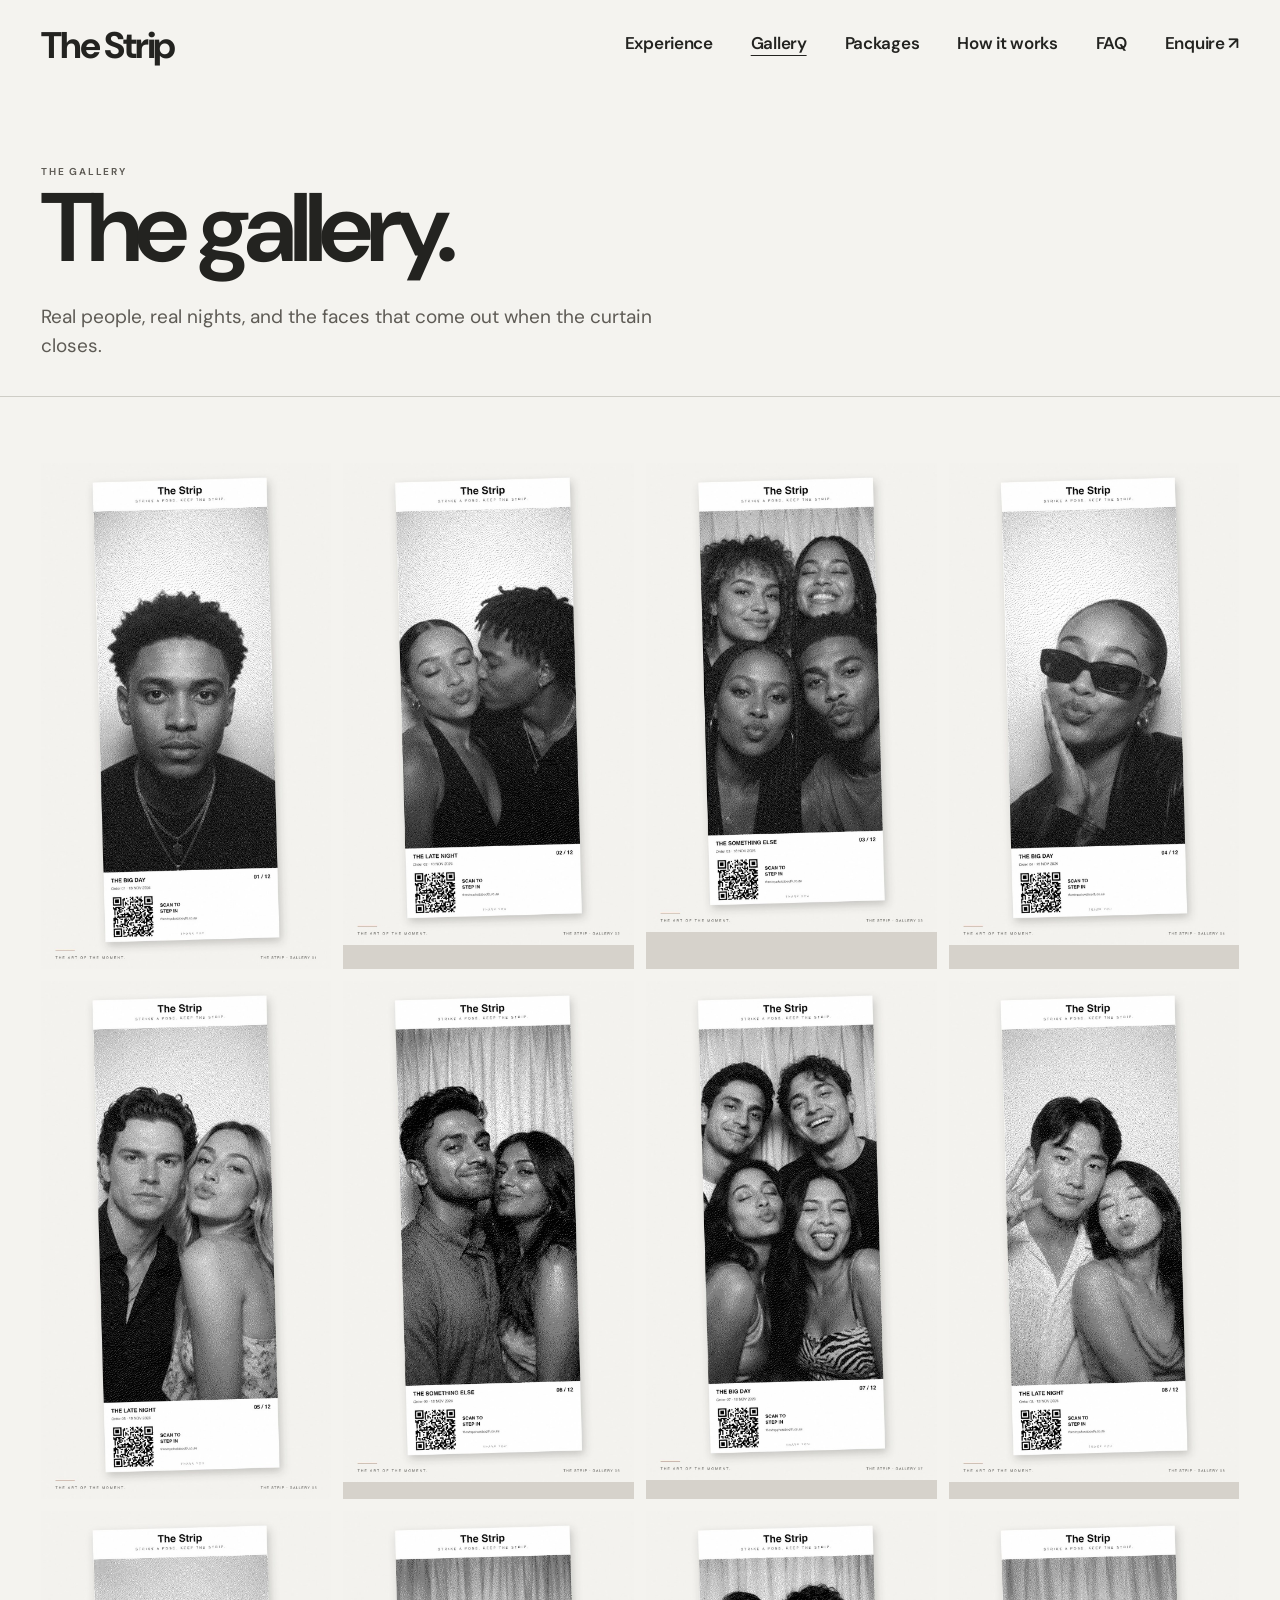
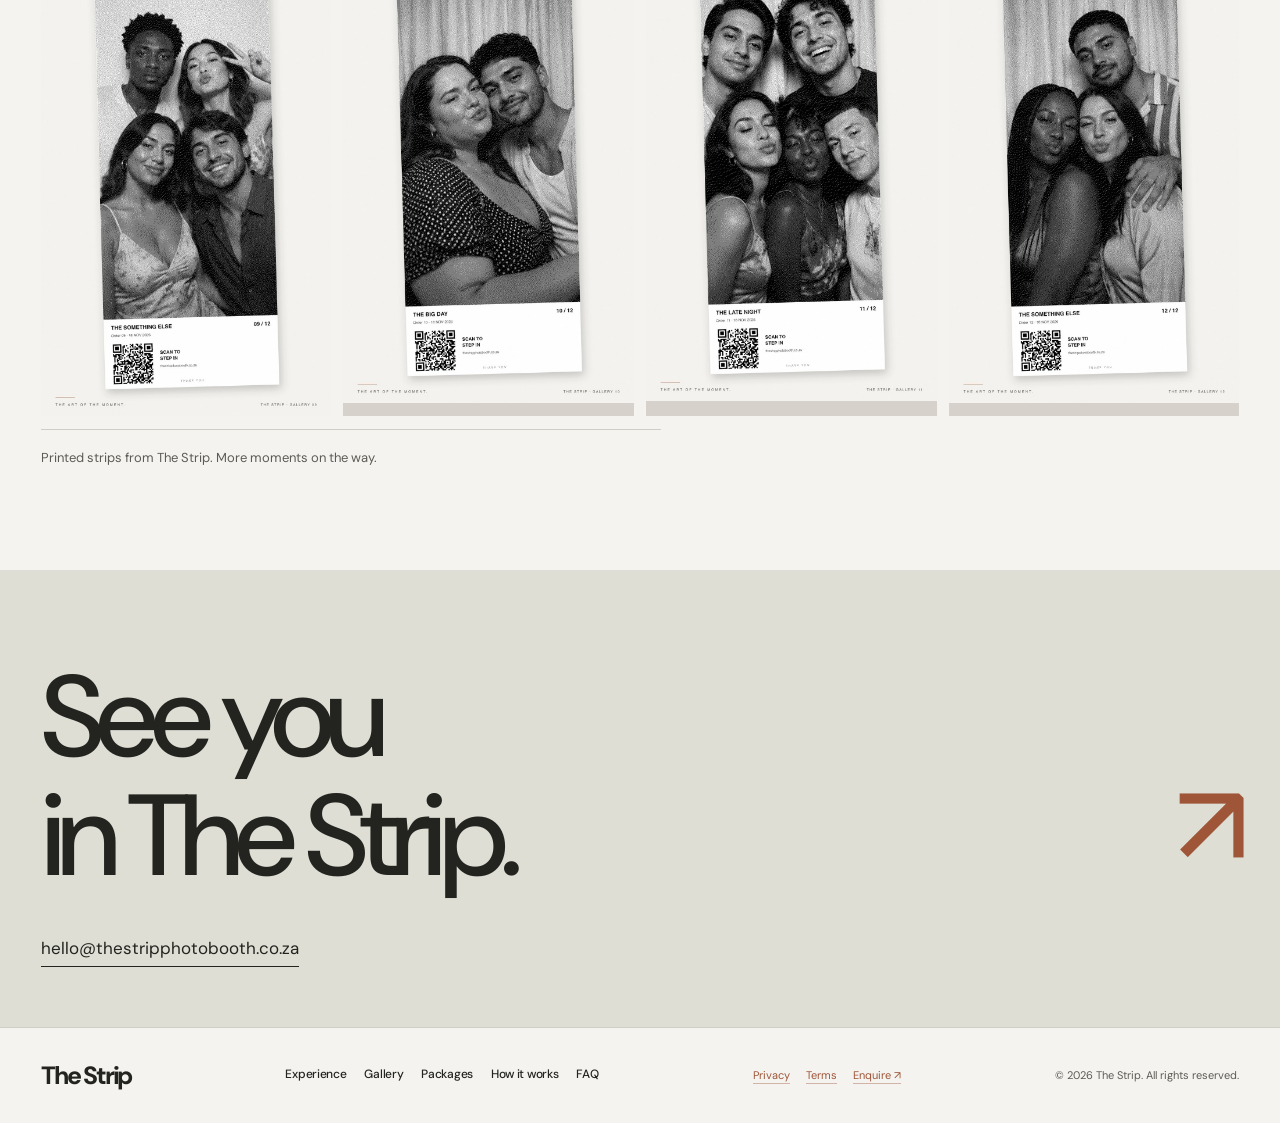
<file: gallery.html>
<!doctype html>
<html lang="en-ZA">
<head>
<meta charset="UTF-8">
<meta name="viewport" content="width=device-width, initial-scale=1">
<title>Gallery — The Strip</title>
<meta name="description" content="Real people, real nights, and the faces that come out when the curtain closes.">
<meta name="robots" content="noindex,nofollow">
<link rel="canonical" href="https://www.thestripphotobooth.co.za/gallery.html">
<meta name="theme-color" content="#F4F3EF">
<meta property="og:type" content="website">
<meta property="og:site_name" content="The Strip">
<meta property="og:title" content="Gallery — The Strip">
<meta property="og:description" content="Real people, real nights, and the faces that come out when the curtain closes.">
<meta property="og:url" content="https://www.thestripphotobooth.co.za/gallery.html">
<meta property="og:image" content="https://www.thestripphotobooth.co.za/assets/og-image.jpg">
<meta name="twitter:card" content="summary_large_image">
<meta name="twitter:title" content="Gallery — The Strip">
<meta name="twitter:description" content="Real people, real nights, and the faces that come out when the curtain closes.">
<meta name="twitter:image" content="https://www.thestripphotobooth.co.za/assets/og-image.jpg">
<link rel="icon" href="assets/favicon.svg" type="image/svg+xml">
<link rel="apple-touch-icon" href="assets/apple-touch-icon.png">
<link rel="preconnect" href="https://fonts.googleapis.com">
<link rel="preconnect" href="https://fonts.gstatic.com" crossorigin>
<link rel="stylesheet" href="css/site.css">

</head>
<body>
<a class="skip-link" href="#main">Skip to content</a>
<header>
  <a class="wordmark" href="index.html" aria-label="The Strip home">The Strip</a>
  <button class="nav-toggle" aria-expanded="false" aria-controls="nav">Menu</button>
  <nav id="nav" aria-label="Main navigation"><a href="about.html">Experience</a><a href="gallery.html" aria-current="page">Gallery</a><a href="packages.html">Packages</a><a href="how-it-works.html">How it works</a><a href="faq.html">FAQ</a><a href="contact.html">Enquire ↗</a></nav>
</header>
<main id="main">
<section class="page-hero"><div class="eyebrow">THE GALLERY</div><h1>The gallery.</h1><p class="lede">Real people, real nights, and the faces that come out when the curtain closes.</p></section>
<section class="page-section tight">
  <div class="gallery-grid"><figure><a href="assets/gallery-print-01.jpg" data-lightbox data-alt="Black-and-white booth portrait" aria-label="Open photo: Black-and-white booth portrait"><img src="assets/gallery-print-01.jpg" alt="Black-and-white booth portrait" loading="lazy" decoding="async"></a><figcaption>No. 01</figcaption></figure><figure><a href="assets/gallery-print-02.jpg" data-lightbox data-alt="A couple sharing a kiss in the booth" aria-label="Open photo: A couple sharing a kiss in the booth"><img src="assets/gallery-print-02.jpg" alt="A couple sharing a kiss in the booth" loading="lazy" decoding="async"></a><figcaption>No. 02</figcaption></figure><figure><a href="assets/gallery-print-03.jpg" data-lightbox data-alt="Four friends posing together" aria-label="Open photo: Four friends posing together"><img src="assets/gallery-print-03.jpg" alt="Four friends posing together" loading="lazy" decoding="async"></a><figcaption>No. 03</figcaption></figure><figure><a href="assets/gallery-print-04.jpg" data-lightbox data-alt="A guest posing in sunglasses" aria-label="Open photo: A guest posing in sunglasses"><img src="assets/gallery-print-04.jpg" alt="A guest posing in sunglasses" loading="lazy" decoding="async"></a><figcaption>No. 04</figcaption></figure><figure><a href="assets/gallery-print-05.jpg" data-lightbox data-alt="A couple posing cheek to cheek" aria-label="Open photo: A couple posing cheek to cheek"><img src="assets/gallery-print-05.jpg" alt="A couple posing cheek to cheek" loading="lazy" decoding="async"></a><figcaption>No. 05</figcaption></figure><figure><a href="assets/gallery-print-06.jpg" data-lightbox data-alt="A couple in front of the booth curtain" aria-label="Open photo: A couple in front of the booth curtain"><img src="assets/gallery-print-06.jpg" alt="A couple in front of the booth curtain" loading="lazy" decoding="async"></a><figcaption>No. 06</figcaption></figure><figure><a href="assets/gallery-print-07.jpg" data-lightbox data-alt="Four friends smiling for the camera" aria-label="Open photo: Four friends smiling for the camera"><img src="assets/gallery-print-07.jpg" alt="Four friends smiling for the camera" loading="lazy" decoding="async"></a><figcaption>No. 07</figcaption></figure><figure><a href="assets/gallery-print-08.jpg" data-lightbox data-alt="A couple making playful faces" aria-label="Open photo: A couple making playful faces"><img src="assets/gallery-print-08.jpg" alt="A couple making playful faces" loading="lazy" decoding="async"></a><figcaption>No. 08</figcaption></figure><figure><a href="assets/gallery-print-09.jpg" data-lightbox data-alt="Friends posing for a group photo" aria-label="Open photo: Friends posing for a group photo"><img src="assets/gallery-print-09.jpg" alt="Friends posing for a group photo" loading="lazy" decoding="async"></a><figcaption>No. 09</figcaption></figure><figure><a href="assets/gallery-print-10.jpg" data-lightbox data-alt="A couple sharing a moment" aria-label="Open photo: A couple sharing a moment"><img src="assets/gallery-print-10.jpg" alt="A couple sharing a moment" loading="lazy" decoding="async"></a><figcaption>No. 10</figcaption></figure><figure><a href="assets/gallery-print-11.jpg" data-lightbox data-alt="Five friends in a black-and-white booth photo" aria-label="Open photo: Five friends in a black-and-white booth photo"><img src="assets/gallery-print-11.jpg" alt="Five friends in a black-and-white booth photo" loading="lazy" decoding="async"></a><figcaption>No. 11</figcaption></figure><figure><a href="assets/gallery-print-12.jpg" data-lightbox data-alt="Three friends smiling in the booth" aria-label="Open photo: Three friends smiling in the booth"><img src="assets/gallery-print-12.jpg" alt="Three friends smiling in the booth" loading="lazy" decoding="async"></a><figcaption>No. 12</figcaption></figure></div>
  <dialog id="lightbox" class="lightbox" aria-label="Photo viewer">
  <div class="lightbox-inner">
    <img alt="">
    <div class="lightbox-bar">
      <span class="caption"></span>
      <div class="lightbox-controls">
        <button type="button" data-prev aria-label="Previous photo">←</button>
        <button type="button" data-next aria-label="Next photo">→</button>
        <button type="button" data-close aria-label="Close photo viewer">✕</button>
      </div>
    </div>
  </div>
</dialog>
  <p class="note">Printed strips from The Strip. More moments on the way.</p>
</section>
<section class="cta">
  <a class="cta-link" href="contact.html">See you<br>in The Strip. <span>↗</span></a>
  <a class="email" href="mailto:hello@thestripphotobooth.co.za">hello@thestripphotobooth.co.za</a>
</section>

</main>
<footer>
  <a class="wordmark" href="index.html">The Strip</a>
  <nav aria-label="Footer navigation">
    <a href="about.html">Experience</a>
    <a href="gallery.html">Gallery</a>
    <a href="packages.html">Packages</a>
    <a href="how-it-works.html">How it works</a>
    <a href="faq.html">FAQ</a>
  </nav>
  <div class="legal">
    <a href="privacy.html">Privacy</a>
    <a href="terms.html">Terms</a>
    <a href="contact.html">Enquire ↗</a>
  </div>
  <span>© <span data-year>2026</span> The Strip. All rights reserved.</span>
</footer>
<script src="js/config.js"></script>
<script src="js/site.js" defer></script>
</body>
</html>
</file>
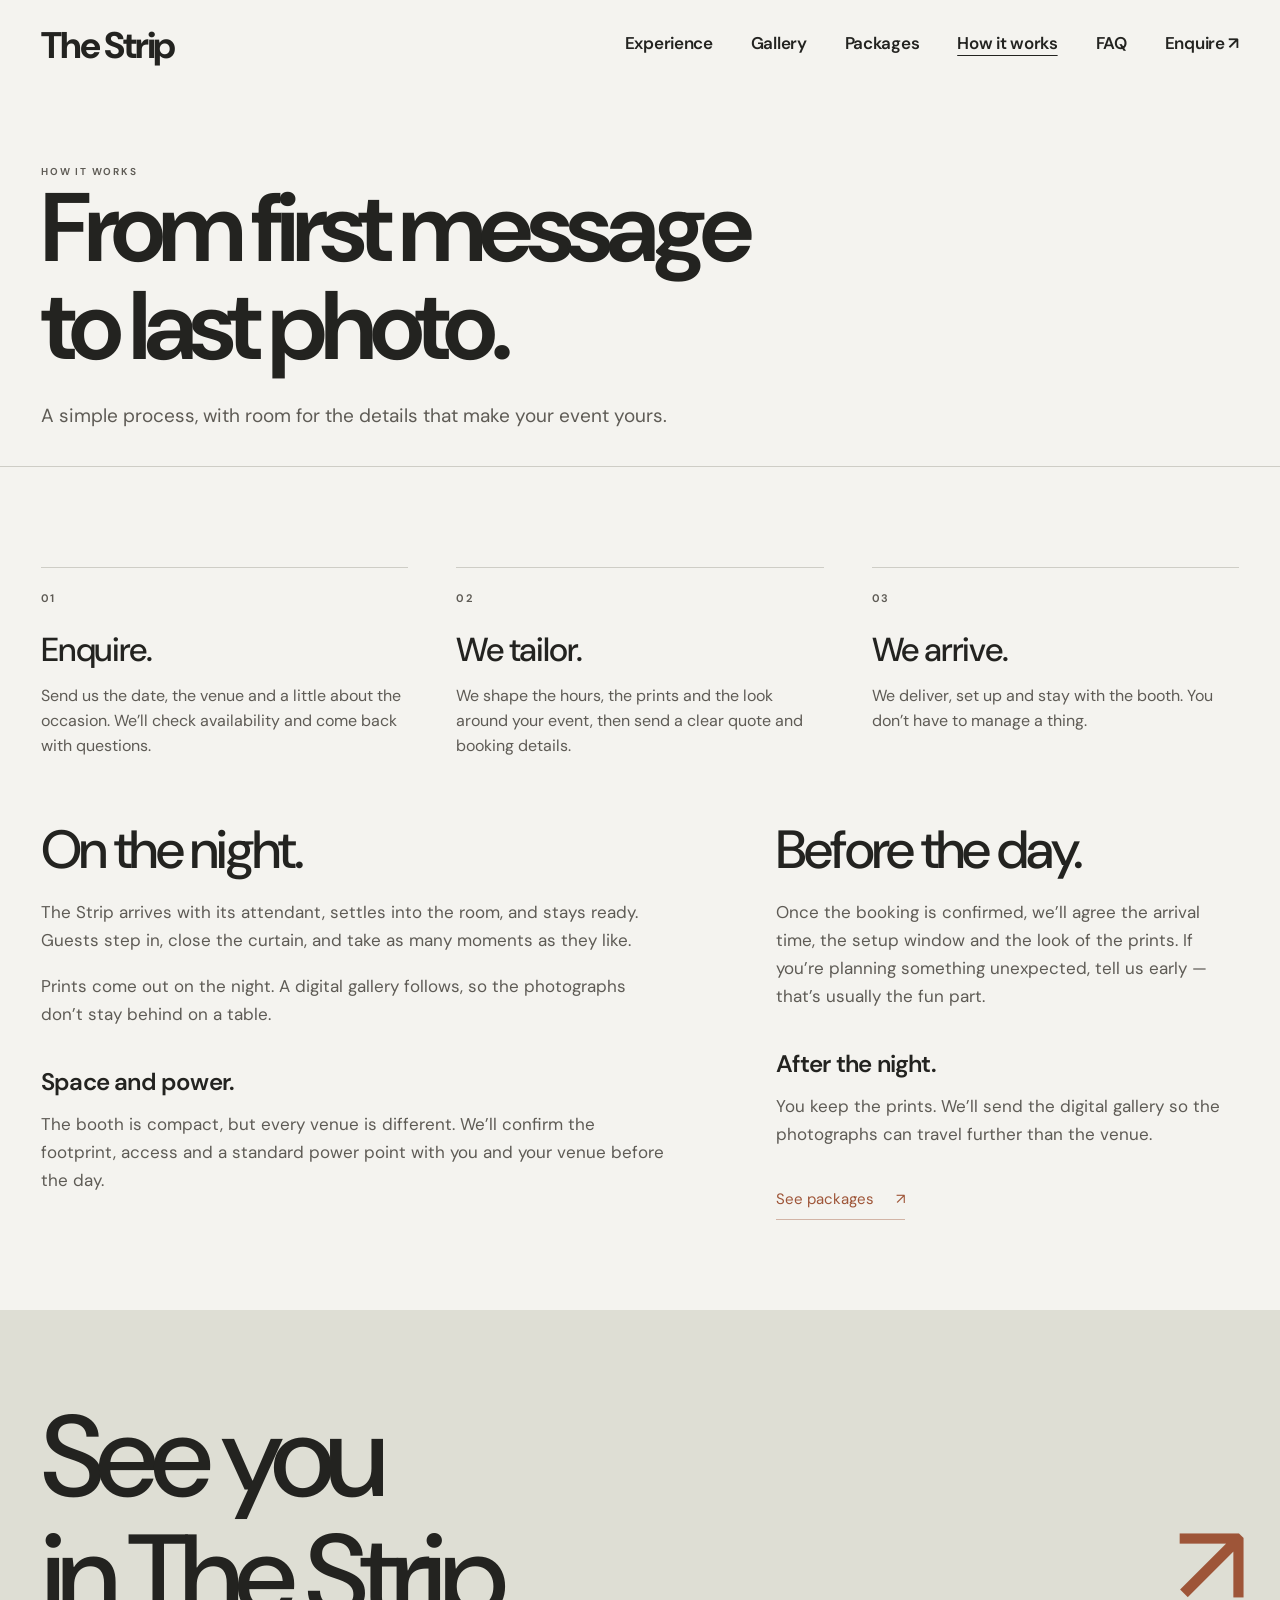
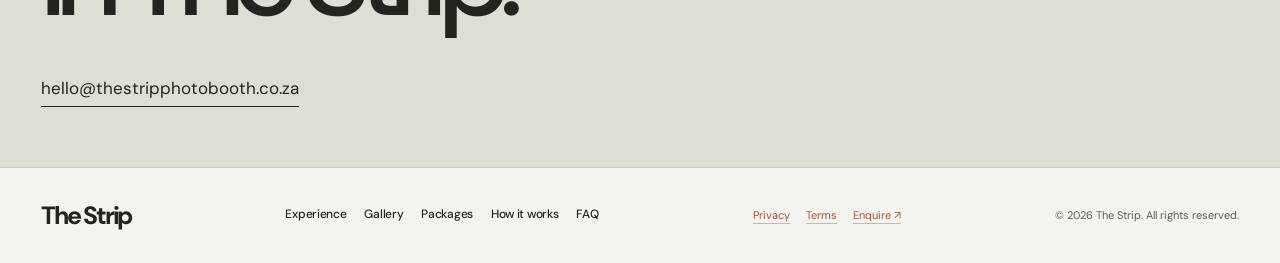
<file: how-it-works.html>
<!doctype html>
<html lang="en-ZA">
<head>
<meta charset="UTF-8">
<meta name="viewport" content="width=device-width, initial-scale=1">
<title>How it works — The Strip</title>
<meta name="description" content="From first enquiry to the last photograph: how The Strip works, from setup to digital gallery.">
<meta name="robots" content="noindex,nofollow">
<link rel="canonical" href="https://www.thestripphotobooth.co.za/how-it-works.html">
<meta name="theme-color" content="#F4F3EF">
<meta property="og:type" content="website">
<meta property="og:site_name" content="The Strip">
<meta property="og:title" content="How it works — The Strip">
<meta property="og:description" content="From first enquiry to the last photograph: how The Strip works, from setup to digital gallery.">
<meta property="og:url" content="https://www.thestripphotobooth.co.za/how-it-works.html">
<meta property="og:image" content="https://www.thestripphotobooth.co.za/assets/og-image.jpg">
<meta name="twitter:card" content="summary_large_image">
<meta name="twitter:title" content="How it works — The Strip">
<meta name="twitter:description" content="From first enquiry to the last photograph: how The Strip works, from setup to digital gallery.">
<meta name="twitter:image" content="https://www.thestripphotobooth.co.za/assets/og-image.jpg">
<link rel="icon" href="assets/favicon.svg" type="image/svg+xml">
<link rel="apple-touch-icon" href="assets/apple-touch-icon.png">
<link rel="preconnect" href="https://fonts.googleapis.com">
<link rel="preconnect" href="https://fonts.gstatic.com" crossorigin>
<link rel="stylesheet" href="css/site.css">

</head>
<body>
<a class="skip-link" href="#main">Skip to content</a>
<header>
  <a class="wordmark" href="index.html" aria-label="The Strip home">The Strip</a>
  <button class="nav-toggle" aria-expanded="false" aria-controls="nav">Menu</button>
  <nav id="nav" aria-label="Main navigation"><a href="about.html">Experience</a><a href="gallery.html">Gallery</a><a href="packages.html">Packages</a><a href="how-it-works.html" aria-current="page">How it works</a><a href="faq.html">FAQ</a><a href="contact.html">Enquire ↗</a></nav>
</header>
<main id="main">
<section class="page-hero"><div class="eyebrow">HOW IT WORKS</div><h1>From first message<br>to last photo.</h1><p class="lede">A simple process, with room for the details that make your event yours.</p></section>
<section class="page-section">
  <div class="steps-grid">
    <div class="step"><div class="num">01</div><h3>Enquire.</h3><p>Send us the date, the venue and a little about the occasion. We’ll check availability and come back with questions.</p></div>
    <div class="step"><div class="num">02</div><h3>We tailor.</h3><p>We shape the hours, the prints and the look around your event, then send a clear quote and booking details.</p></div>
    <div class="step"><div class="num">03</div><h3>We arrive.</h3><p>We deliver, set up and stay with the booth. You don’t have to manage a thing.</p></div>
  </div>
  <div class="split" style="margin-top:64px">
    <div class="prose">
      <h2>On the night.</h2>
      <p>The Strip arrives with its attendant, settles into the room, and stays ready. Guests step in, close the curtain, and take as many moments as they like.</p>
      <p>Prints come out on the night. A digital gallery follows, so the photographs don’t stay behind on a table.</p>
      <h3>Space and power.</h3>
      <p>The booth is compact, but every venue is different. We’ll confirm the footprint, access and a standard power point with you and your venue before the day.</p>
    </div>
    <div class="prose">
      <h2>Before the day.</h2>
      <p>Once the booking is confirmed, we’ll agree the arrival time, the setup window and the look of the prints. If you’re planning something unexpected, tell us early — that’s usually the fun part.</p>
      <h3>After the night.</h3>
      <p>You keep the prints. We’ll send the digital gallery so the photographs can travel further than the venue.</p>
      <a class="text-link" href="packages.html">See packages <span>↗</span></a>
    </div>
  </div>
</section>
<section class="cta">
  <a class="cta-link" href="contact.html">See you<br>in The Strip. <span>↗</span></a>
  <a class="email" href="mailto:hello@thestripphotobooth.co.za">hello@thestripphotobooth.co.za</a>
</section>

</main>
<footer>
  <a class="wordmark" href="index.html">The Strip</a>
  <nav aria-label="Footer navigation">
    <a href="about.html">Experience</a>
    <a href="gallery.html">Gallery</a>
    <a href="packages.html">Packages</a>
    <a href="how-it-works.html">How it works</a>
    <a href="faq.html">FAQ</a>
  </nav>
  <div class="legal">
    <a href="privacy.html">Privacy</a>
    <a href="terms.html">Terms</a>
    <a href="contact.html">Enquire ↗</a>
  </div>
  <span>© <span data-year>2026</span> The Strip. All rights reserved.</span>
</footer>
<script src="js/config.js"></script>
<script src="js/site.js" defer></script>
</body>
</html>
</file>
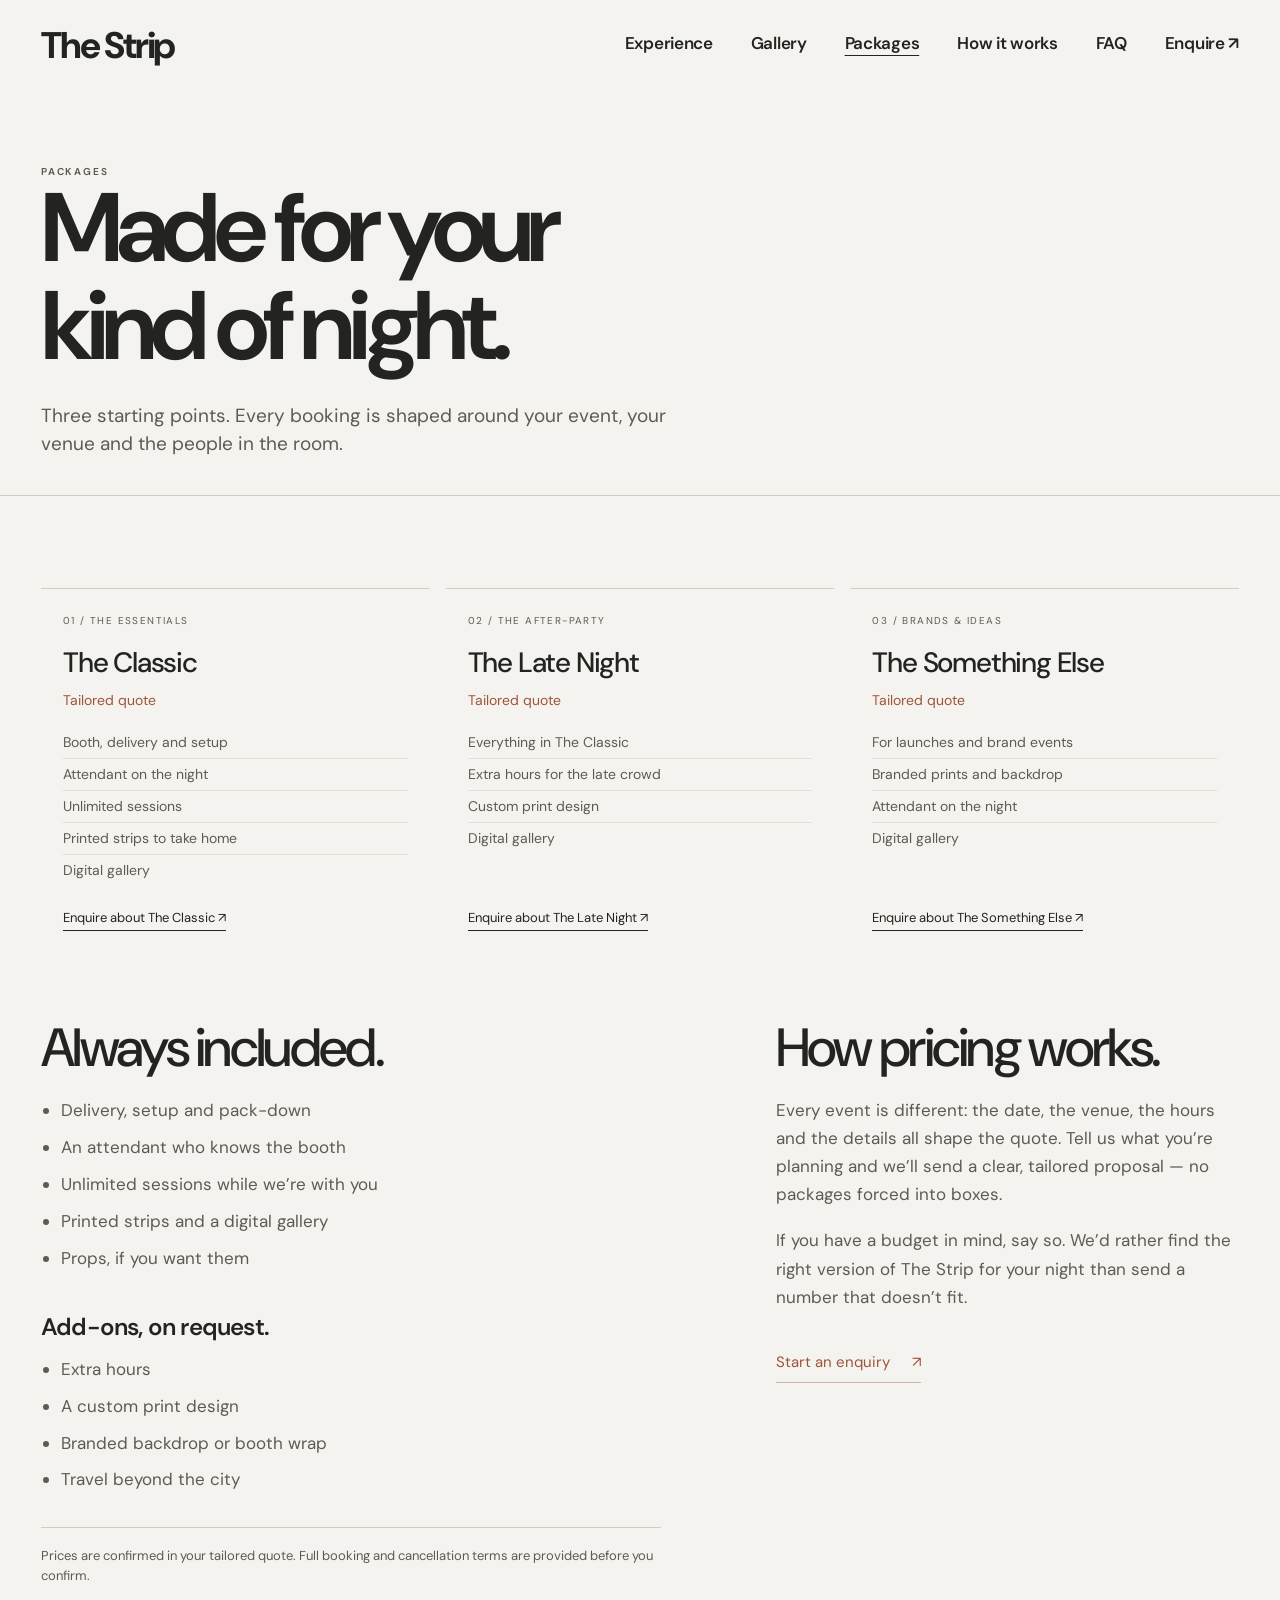
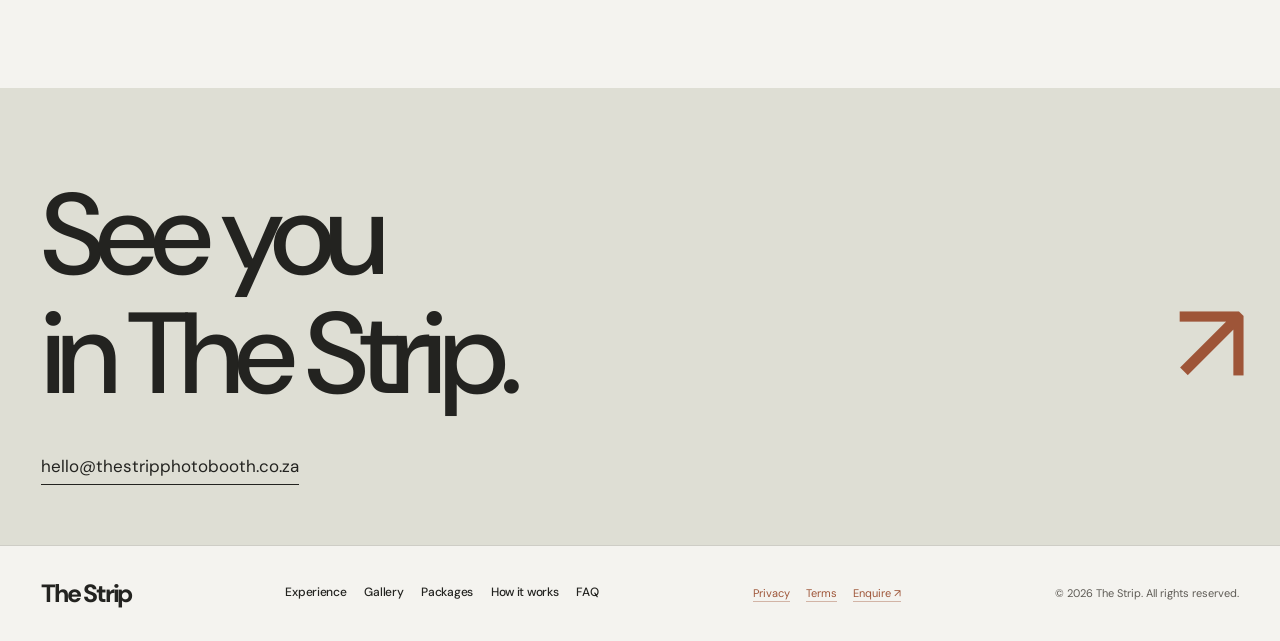
<file: packages.html>
<!doctype html>
<html lang="en-ZA">
<head>
<meta charset="UTF-8">
<meta name="viewport" content="width=device-width, initial-scale=1">
<title>Packages — The Strip</title>
<meta name="description" content="Tailored photobooth packages for weddings, parties and brand events. Every quote shaped around your night.">
<meta name="robots" content="noindex,nofollow">
<link rel="canonical" href="https://www.thestripphotobooth.co.za/packages.html">
<meta name="theme-color" content="#F4F3EF">
<meta property="og:type" content="website">
<meta property="og:site_name" content="The Strip">
<meta property="og:title" content="Packages — The Strip">
<meta property="og:description" content="Tailored photobooth packages for weddings, parties and brand events. Every quote shaped around your night.">
<meta property="og:url" content="https://www.thestripphotobooth.co.za/packages.html">
<meta property="og:image" content="https://www.thestripphotobooth.co.za/assets/og-image.jpg">
<meta name="twitter:card" content="summary_large_image">
<meta name="twitter:title" content="Packages — The Strip">
<meta name="twitter:description" content="Tailored photobooth packages for weddings, parties and brand events. Every quote shaped around your night.">
<meta name="twitter:image" content="https://www.thestripphotobooth.co.za/assets/og-image.jpg">
<link rel="icon" href="assets/favicon.svg" type="image/svg+xml">
<link rel="apple-touch-icon" href="assets/apple-touch-icon.png">
<link rel="preconnect" href="https://fonts.googleapis.com">
<link rel="preconnect" href="https://fonts.gstatic.com" crossorigin>
<link rel="stylesheet" href="css/site.css">

</head>
<body>
<a class="skip-link" href="#main">Skip to content</a>
<header>
  <a class="wordmark" href="index.html" aria-label="The Strip home">The Strip</a>
  <button class="nav-toggle" aria-expanded="false" aria-controls="nav">Menu</button>
  <nav id="nav" aria-label="Main navigation"><a href="about.html">Experience</a><a href="gallery.html">Gallery</a><a href="packages.html" aria-current="page">Packages</a><a href="how-it-works.html">How it works</a><a href="faq.html">FAQ</a><a href="contact.html">Enquire ↗</a></nav>
</header>
<main id="main">
<section class="page-hero"><div class="eyebrow">PACKAGES</div><h1>Made for your<br>kind of night.</h1><p class="lede">Three starting points. Every booking is shaped around your event, your venue and the people in the room.</p></section>
<section class="page-section">
  <div class="package-grid">
    <article class="package-card">
      <div class="package-tag">01 / THE ESSENTIALS</div>
      <div class="package-name">The Classic</div>
      <div class="package-price">Tailored quote</div>
      <ul class="package-list">
        <li>Booth, delivery and setup</li>
        <li>Attendant on the night</li>
        <li>Unlimited sessions</li>
        <li>Printed strips to take home</li>
        <li>Digital gallery</li>
      </ul>
      <a class="package-link" href="contact.html">Enquire about The Classic ↗</a>
    </article>
    <article class="package-card">
      <div class="package-tag">02 / THE AFTER-PARTY</div>
      <div class="package-name">The Late Night</div>
      <div class="package-price">Tailored quote</div>
      <ul class="package-list">
        <li>Everything in The Classic</li>
        <li>Extra hours for the late crowd</li>
        <li>Custom print design</li>
        <li>Digital gallery</li>
      </ul>
      <a class="package-link" href="contact.html">Enquire about The Late Night ↗</a>
    </article>
    <article class="package-card">
      <div class="package-tag">03 / BRANDS &amp; IDEAS</div>
      <div class="package-name">The Something Else</div>
      <div class="package-price">Tailored quote</div>
      <ul class="package-list">
        <li>For launches and brand events</li>
        <li>Branded prints and backdrop</li>
        <li>Attendant on the night</li>
        <li>Digital gallery</li>
      </ul>
      <a class="package-link" href="contact.html">Enquire about The Something Else ↗</a>
    </article>
  </div>
  <div class="split" style="margin-top:64px">
    <div class="prose">
      <h2>Always included.</h2>
      <ul>
        <li>Delivery, setup and pack-down</li>
        <li>An attendant who knows the booth</li>
        <li>Unlimited sessions while we’re with you</li>
        <li>Printed strips and a digital gallery</li>
        <li>Props, if you want them</li>
      </ul>
      <h3>Add-ons, on request.</h3>
      <ul>
        <li>Extra hours</li>
        <li>A custom print design</li>
        <li>Branded backdrop or booth wrap</li>
        <li>Travel beyond the city</li>
      </ul>
    </div>
    <div class="prose">
      <h2>How pricing works.</h2>
      <p>Every event is different: the date, the venue, the hours and the details all shape the quote. Tell us what you’re planning and we’ll send a clear, tailored proposal — no packages forced into boxes.</p>
      <p>If you have a budget in mind, say so. We’d rather find the right version of The Strip for your night than send a number that doesn’t fit.</p>
      <a class="text-link" href="contact.html">Start an enquiry <span>↗</span></a>
    </div>
  </div>
  <p class="note">Prices are confirmed in your tailored quote. Full booking and cancellation terms are provided before you confirm.</p>
</section>
<section class="cta">
  <a class="cta-link" href="contact.html">See you<br>in The Strip. <span>↗</span></a>
  <a class="email" href="mailto:hello@thestripphotobooth.co.za">hello@thestripphotobooth.co.za</a>
</section>

</main>
<footer>
  <a class="wordmark" href="index.html">The Strip</a>
  <nav aria-label="Footer navigation">
    <a href="about.html">Experience</a>
    <a href="gallery.html">Gallery</a>
    <a href="packages.html">Packages</a>
    <a href="how-it-works.html">How it works</a>
    <a href="faq.html">FAQ</a>
  </nav>
  <div class="legal">
    <a href="privacy.html">Privacy</a>
    <a href="terms.html">Terms</a>
    <a href="contact.html">Enquire ↗</a>
  </div>
  <span>© <span data-year>2026</span> The Strip. All rights reserved.</span>
</footer>
<script src="js/config.js"></script>
<script src="js/site.js" defer></script>
</body>
</html>
</file>
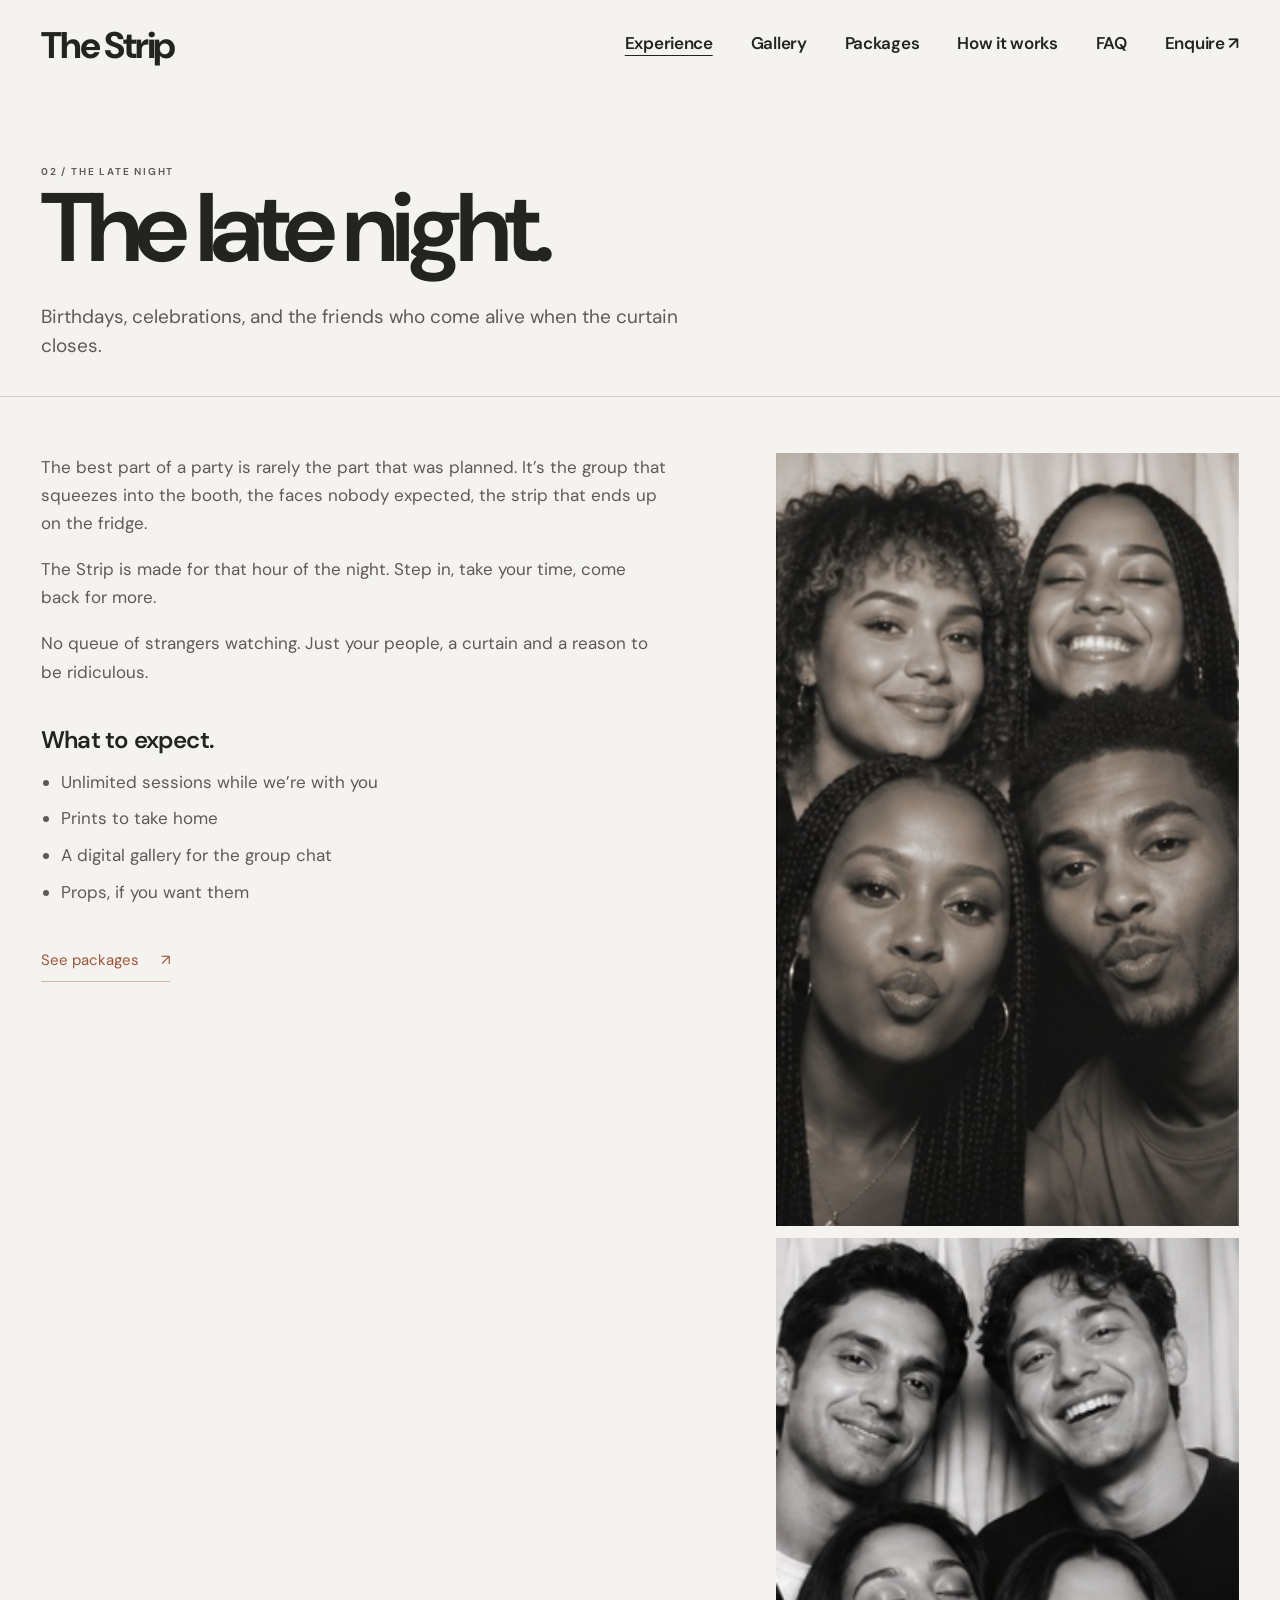
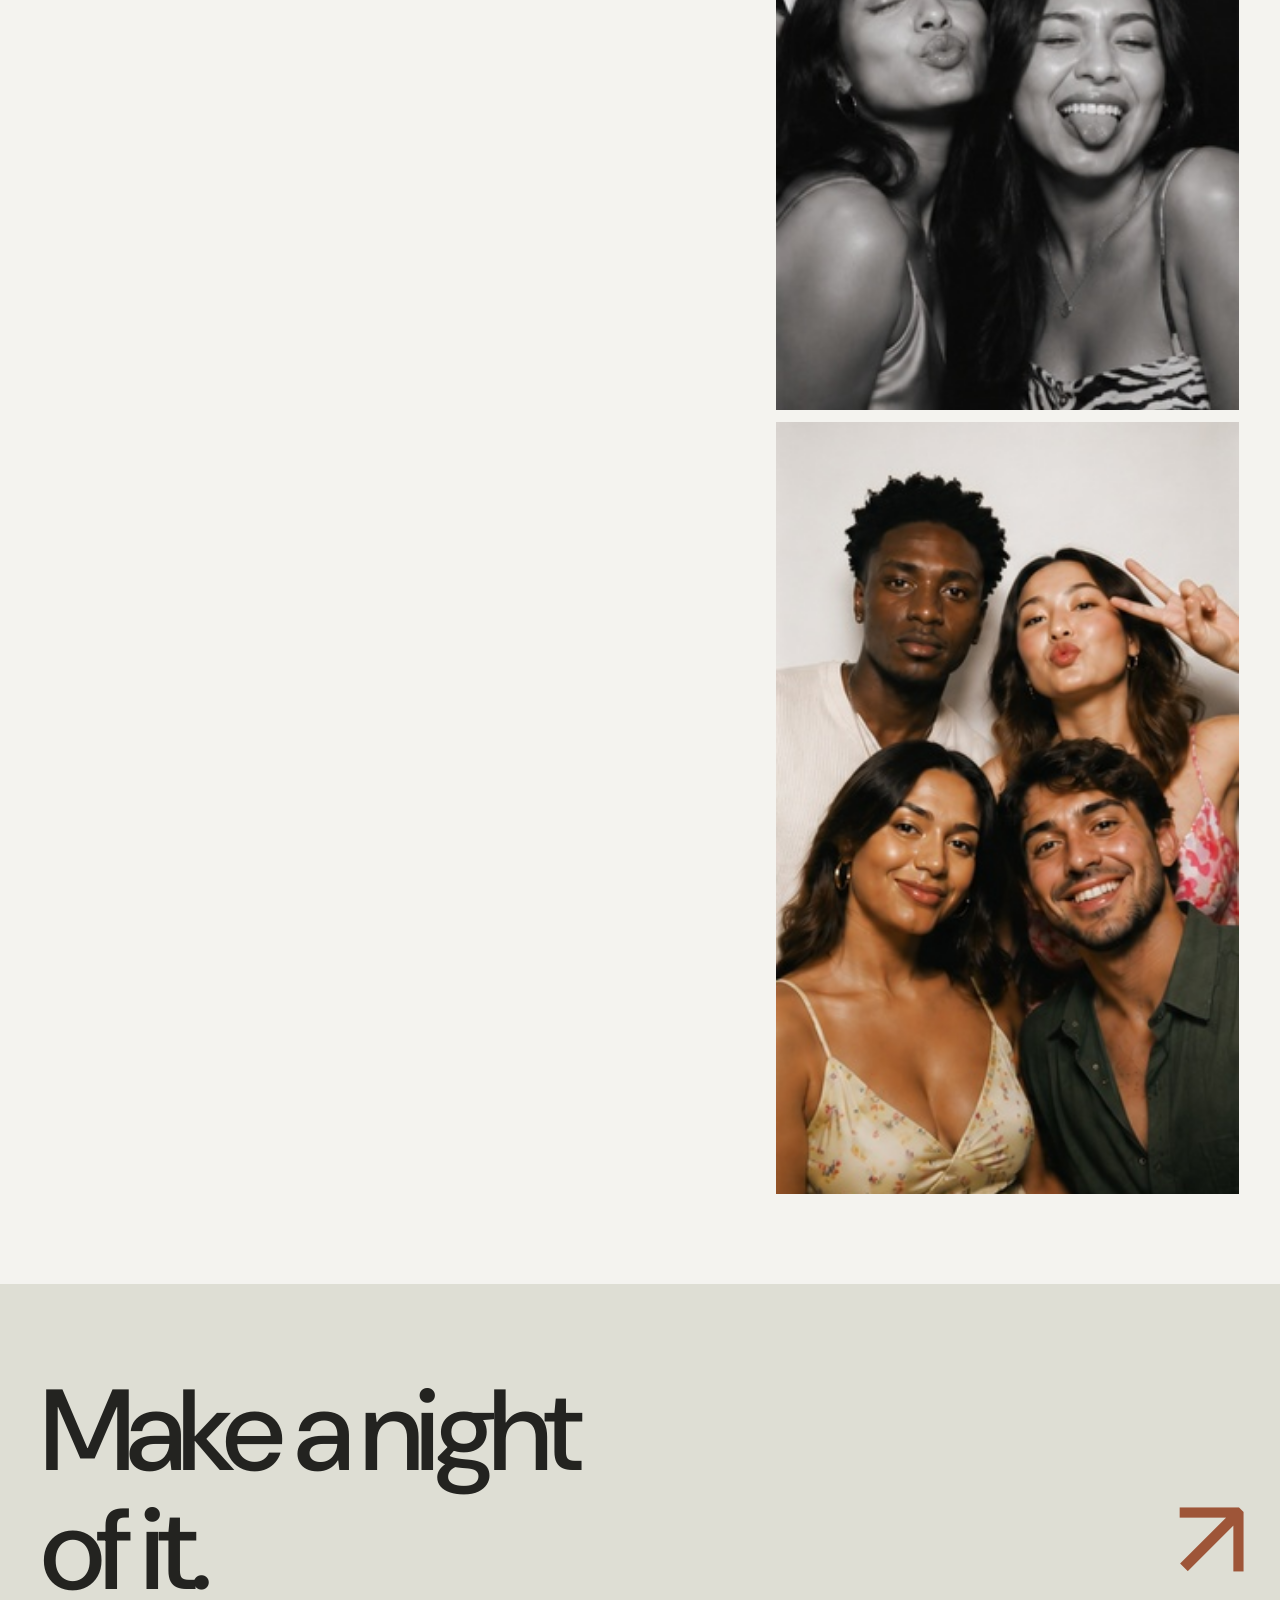
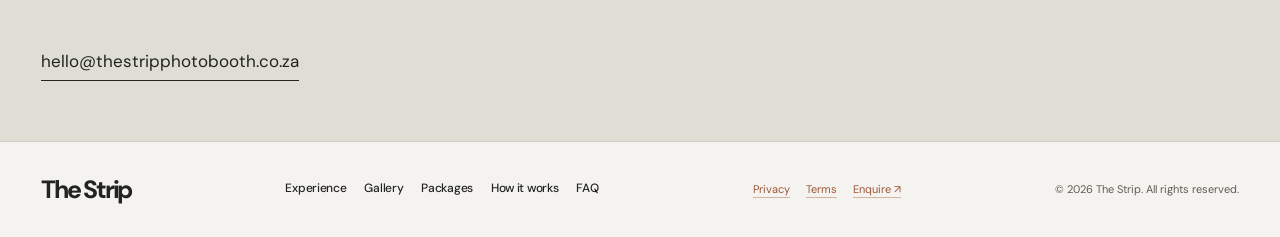
<file: parties.html>
<!doctype html>
<html lang="en-ZA">
<head>
<meta charset="UTF-8">
<meta name="viewport" content="width=device-width, initial-scale=1">
<title>Parties — The Strip</title>
<meta name="description" content="Birthdays, celebrations and the late-night moments worth keeping.">
<meta name="robots" content="noindex,nofollow">
<link rel="canonical" href="https://www.thestripphotobooth.co.za/parties.html">
<meta name="theme-color" content="#F4F3EF">
<meta property="og:type" content="website">
<meta property="og:site_name" content="The Strip">
<meta property="og:title" content="Parties — The Strip">
<meta property="og:description" content="Birthdays, celebrations and the late-night moments worth keeping.">
<meta property="og:url" content="https://www.thestripphotobooth.co.za/parties.html">
<meta property="og:image" content="https://www.thestripphotobooth.co.za/assets/og-image.jpg">
<meta name="twitter:card" content="summary_large_image">
<meta name="twitter:title" content="Parties — The Strip">
<meta name="twitter:description" content="Birthdays, celebrations and the late-night moments worth keeping.">
<meta name="twitter:image" content="https://www.thestripphotobooth.co.za/assets/og-image.jpg">
<link rel="icon" href="assets/favicon.svg" type="image/svg+xml">
<link rel="apple-touch-icon" href="assets/apple-touch-icon.png">
<link rel="preconnect" href="https://fonts.googleapis.com">
<link rel="preconnect" href="https://fonts.gstatic.com" crossorigin>
<link rel="stylesheet" href="css/site.css">

</head>
<body>
<a class="skip-link" href="#main">Skip to content</a>
<header>
  <a class="wordmark" href="index.html" aria-label="The Strip home">The Strip</a>
  <button class="nav-toggle" aria-expanded="false" aria-controls="nav">Menu</button>
  <nav id="nav" aria-label="Main navigation"><a href="about.html" aria-current="page">Experience</a><a href="gallery.html">Gallery</a><a href="packages.html">Packages</a><a href="how-it-works.html">How it works</a><a href="faq.html">FAQ</a><a href="contact.html">Enquire ↗</a></nav>
</header>
<main id="main">
<section class="page-hero"><div class="eyebrow">02 / THE LATE NIGHT</div><h1>The late night.</h1><p class="lede">Birthdays, celebrations, and the friends who come alive when the curtain closes.</p></section>
<section class="page-section">
  <div class="split">
    <div class="prose">
      <p>The best part of a party is rarely the part that was planned. It’s the group that squeezes into the booth, the faces nobody expected, the strip that ends up on the fridge.</p><p>The Strip is made for that hour of the night. Step in, take your time, come back for more.</p><p>No queue of strangers watching. Just your people, a curtain and a reason to be ridiculous.</p>
      <h3>What to expect.</h3>
      <ul><li>Unlimited sessions while we’re with you</li><li>Prints to take home</li><li>A digital gallery for the group chat</li><li>Props, if you want them</li></ul>
      <a class="text-link" href="packages.html">See packages <span>↗</span></a>
    </div>
    <div class="image-strip" style="grid-template-columns:1fr;margin-top:0">
      <img src="assets/gallery-03.jpg" alt="Four friends posing together" loading="lazy"><img src="assets/gallery-07.jpg" alt="Four friends smiling for the camera" loading="lazy"><img src="assets/gallery-09.jpg" alt="Friends posing for a group photo" loading="lazy">
    </div>
  </div>
</section>
<section class="cta">
  <a class="cta-link" href="contact.html">Make a night<br>of it. <span>↗</span></a>
  <a class="email" href="mailto:hello@thestripphotobooth.co.za">hello@thestripphotobooth.co.za</a>
</section>

</main>
<footer>
  <a class="wordmark" href="index.html">The Strip</a>
  <nav aria-label="Footer navigation">
    <a href="about.html">Experience</a>
    <a href="gallery.html">Gallery</a>
    <a href="packages.html">Packages</a>
    <a href="how-it-works.html">How it works</a>
    <a href="faq.html">FAQ</a>
  </nav>
  <div class="legal">
    <a href="privacy.html">Privacy</a>
    <a href="terms.html">Terms</a>
    <a href="contact.html">Enquire ↗</a>
  </div>
  <span>© <span data-year>2026</span> The Strip. All rights reserved.</span>
</footer>
<script src="js/config.js"></script>
<script src="js/site.js" defer></script>
</body>
</html>
</file>
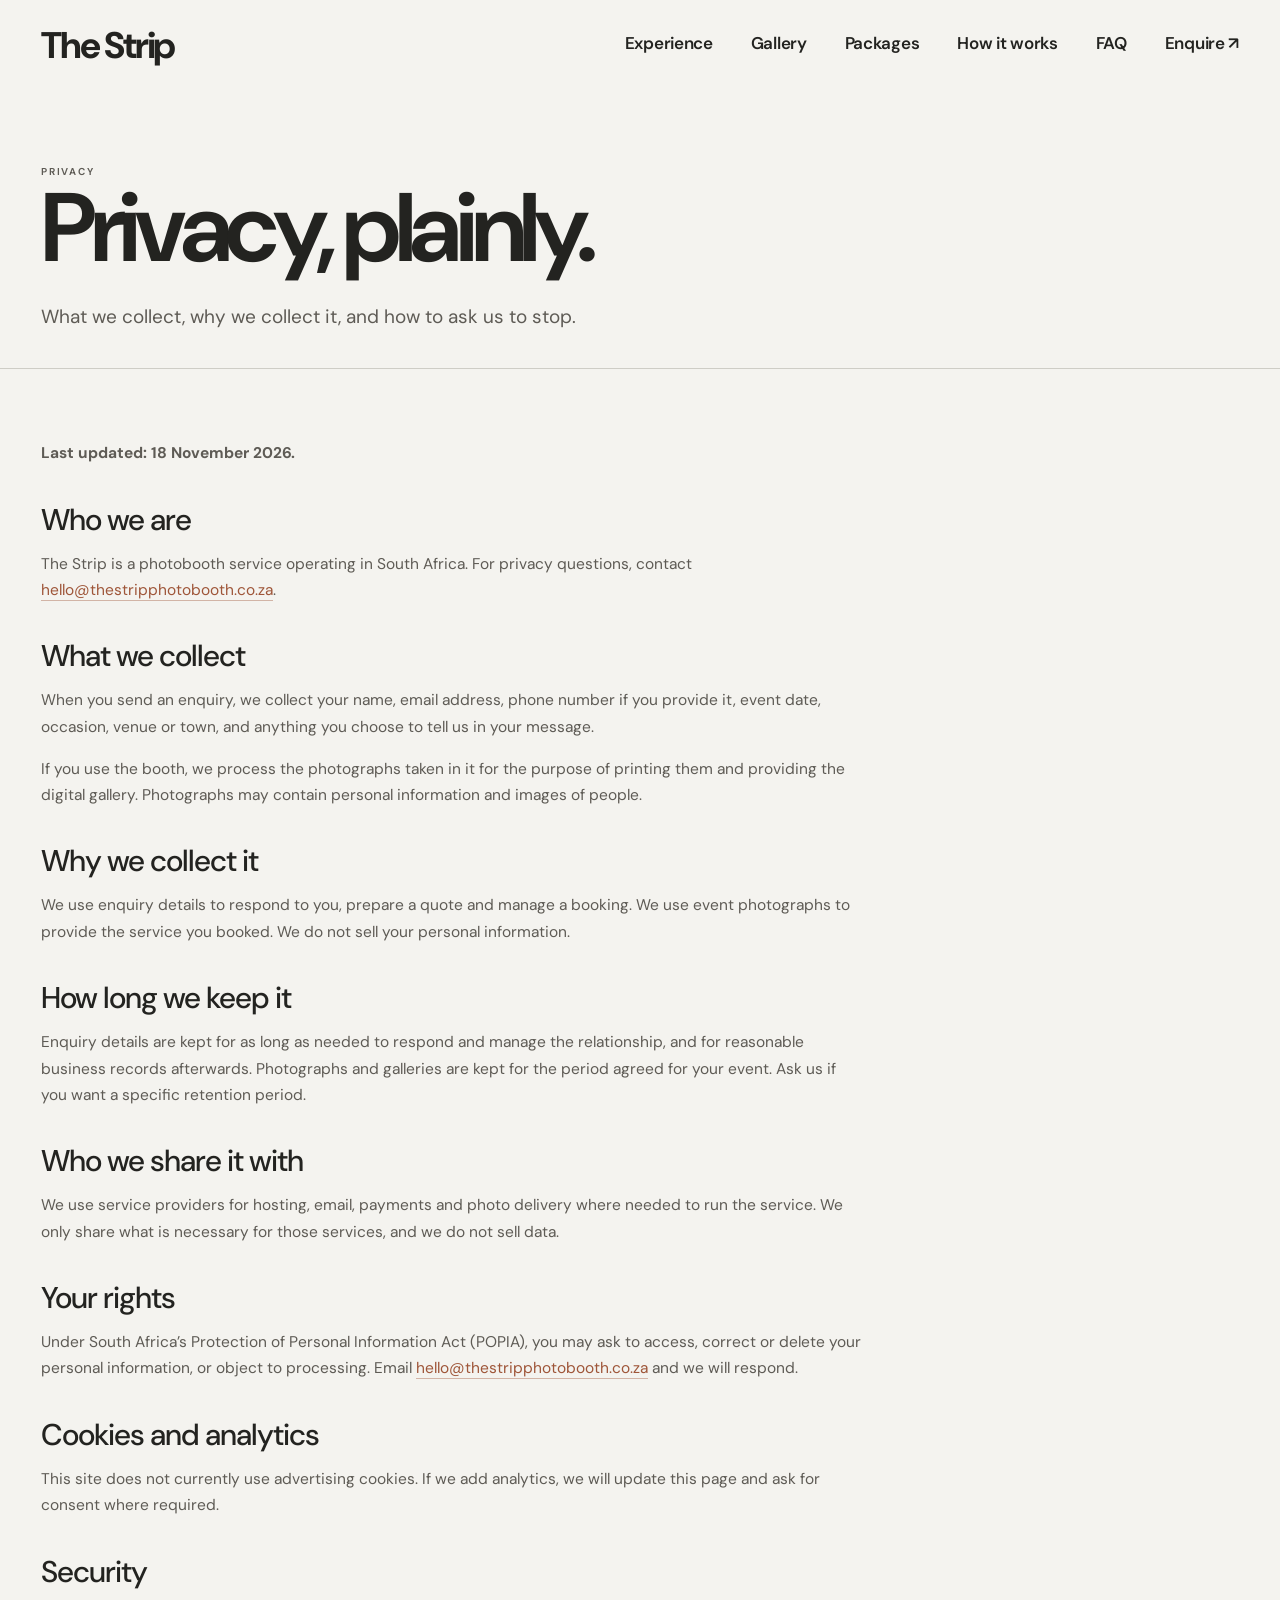
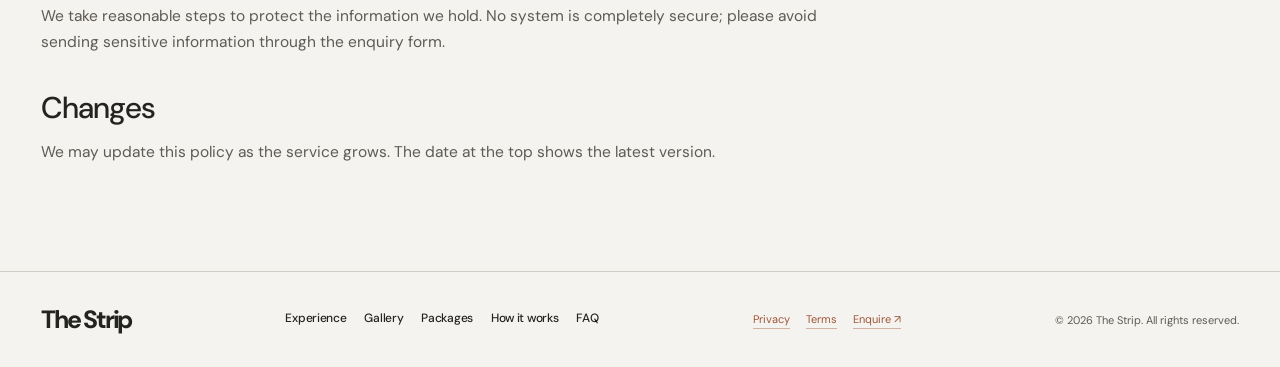
<file: privacy.html>
<!doctype html>
<html lang="en-ZA">
<head>
<meta charset="UTF-8">
<meta name="viewport" content="width=device-width, initial-scale=1">
<title>Privacy — The Strip</title>
<meta name="description" content="What we collect, why, and how to exercise your rights under POPIA.">
<meta name="robots" content="noindex,nofollow">
<link rel="canonical" href="https://www.thestripphotobooth.co.za/privacy.html">
<meta name="theme-color" content="#F4F3EF">
<meta property="og:type" content="website">
<meta property="og:site_name" content="The Strip">
<meta property="og:title" content="Privacy — The Strip">
<meta property="og:description" content="What we collect, why, and how to exercise your rights under POPIA.">
<meta property="og:url" content="https://www.thestripphotobooth.co.za/privacy.html">
<meta property="og:image" content="https://www.thestripphotobooth.co.za/assets/og-image.jpg">
<meta name="twitter:card" content="summary_large_image">
<meta name="twitter:title" content="Privacy — The Strip">
<meta name="twitter:description" content="What we collect, why, and how to exercise your rights under POPIA.">
<meta name="twitter:image" content="https://www.thestripphotobooth.co.za/assets/og-image.jpg">
<link rel="icon" href="assets/favicon.svg" type="image/svg+xml">
<link rel="apple-touch-icon" href="assets/apple-touch-icon.png">
<link rel="preconnect" href="https://fonts.googleapis.com">
<link rel="preconnect" href="https://fonts.gstatic.com" crossorigin>
<link rel="stylesheet" href="css/site.css">

</head>
<body>
<a class="skip-link" href="#main">Skip to content</a>
<header>
  <a class="wordmark" href="index.html" aria-label="The Strip home">The Strip</a>
  <button class="nav-toggle" aria-expanded="false" aria-controls="nav">Menu</button>
  <nav id="nav" aria-label="Main navigation"><a href="about.html">Experience</a><a href="gallery.html">Gallery</a><a href="packages.html">Packages</a><a href="how-it-works.html">How it works</a><a href="faq.html">FAQ</a><a href="contact.html">Enquire ↗</a></nav>
</header>
<main id="main">
<section class="page-hero"><div class="eyebrow">PRIVACY</div><h1>Privacy, plainly.</h1><p class="lede">What we collect, why we collect it, and how to ask us to stop.</p></section>
<section class="page-section">
  <div class="legal">
    <p><strong>Last updated: 18 November 2026.</strong></p>
    <h2>Who we are</h2>
    <p>The Strip is a photobooth service operating in South Africa. For privacy questions, contact <a href="mailto:hello@thestripphotobooth.co.za">hello@thestripphotobooth.co.za</a>.</p>
    <h2>What we collect</h2>
    <p>When you send an enquiry, we collect your name, email address, phone number if you provide it, event date, occasion, venue or town, and anything you choose to tell us in your message.</p>
    <p>If you use the booth, we process the photographs taken in it for the purpose of printing them and providing the digital gallery. Photographs may contain personal information and images of people.</p>
    <h2>Why we collect it</h2>
    <p>We use enquiry details to respond to you, prepare a quote and manage a booking. We use event photographs to provide the service you booked. We do not sell your personal information.</p>
    <h2>How long we keep it</h2>
    <p>Enquiry details are kept for as long as needed to respond and manage the relationship, and for reasonable business records afterwards. Photographs and galleries are kept for the period agreed for your event. Ask us if you want a specific retention period.</p>
    <h2>Who we share it with</h2>
    <p>We use service providers for hosting, email, payments and photo delivery where needed to run the service. We only share what is necessary for those services, and we do not sell data.</p>
    <h2>Your rights</h2>
    <p>Under South Africa’s Protection of Personal Information Act (POPIA), you may ask to access, correct or delete your personal information, or object to processing. Email <a href="mailto:hello@thestripphotobooth.co.za">hello@thestripphotobooth.co.za</a> and we will respond.</p>
    <h2>Cookies and analytics</h2>
    <p>This site does not currently use advertising cookies. If we add analytics, we will update this page and ask for consent where required.</p>
    <h2>Security</h2>
    <p>We take reasonable steps to protect the information we hold. No system is completely secure; please avoid sending sensitive information through the enquiry form.</p>
    <h2>Changes</h2>
    <p>We may update this policy as the service grows. The date at the top shows the latest version.</p>
  </div>
</section>

</main>
<footer>
  <a class="wordmark" href="index.html">The Strip</a>
  <nav aria-label="Footer navigation">
    <a href="about.html">Experience</a>
    <a href="gallery.html">Gallery</a>
    <a href="packages.html">Packages</a>
    <a href="how-it-works.html">How it works</a>
    <a href="faq.html">FAQ</a>
  </nav>
  <div class="legal">
    <a href="privacy.html">Privacy</a>
    <a href="terms.html">Terms</a>
    <a href="contact.html">Enquire ↗</a>
  </div>
  <span>© <span data-year>2026</span> The Strip. All rights reserved.</span>
</footer>
<script src="js/config.js"></script>
<script src="js/site.js" defer></script>
</body>
</html>
</file>
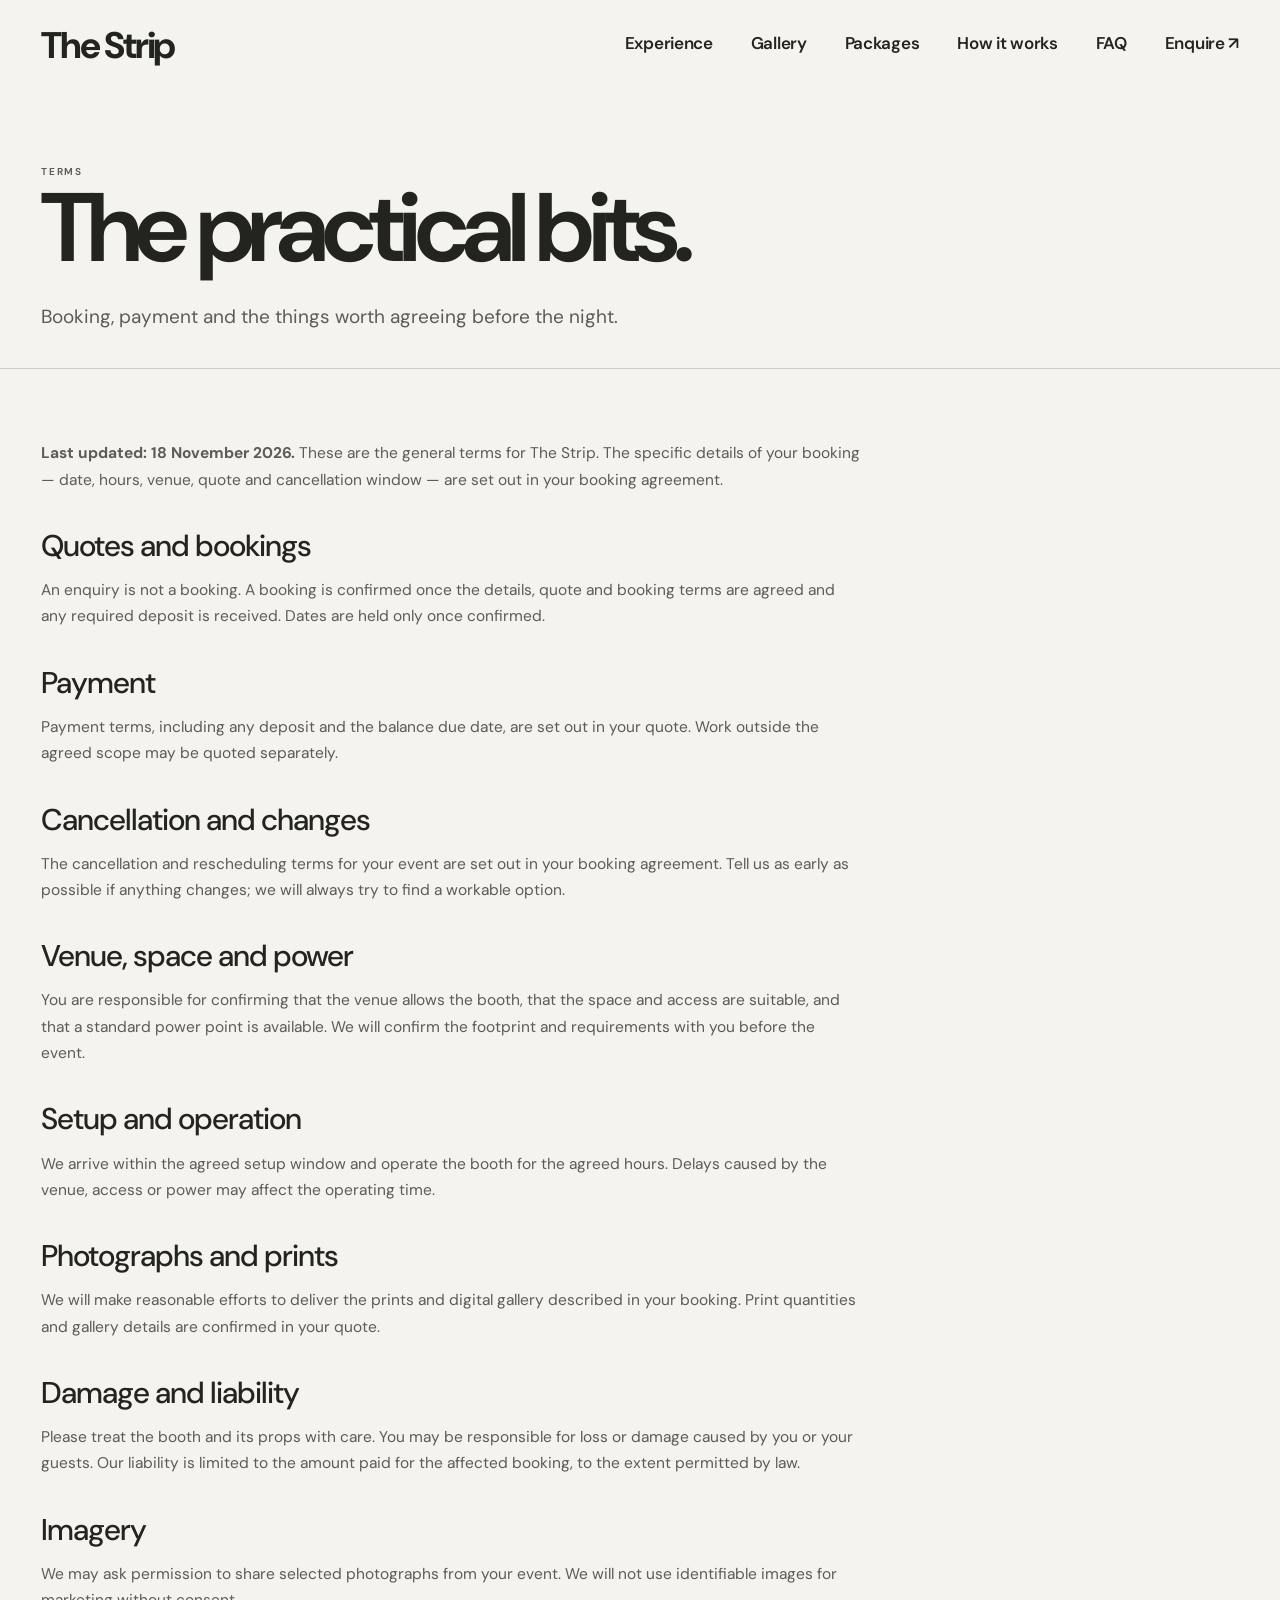
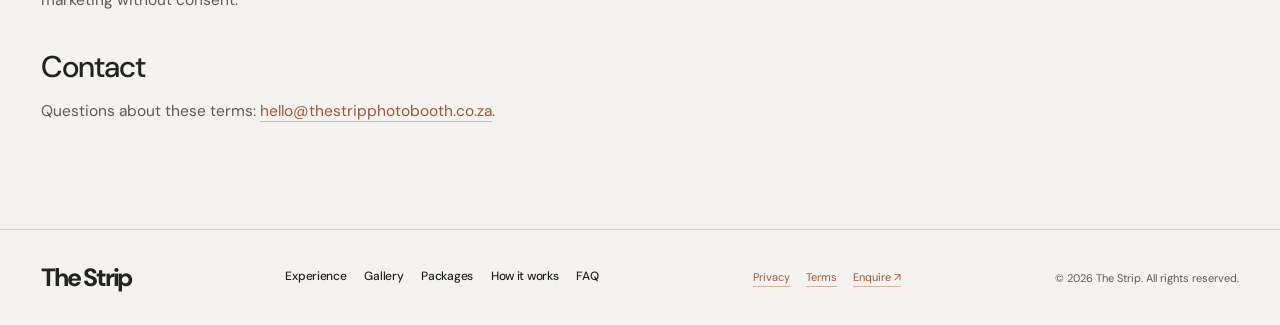
<file: terms.html>
<!doctype html>
<html lang="en-ZA">
<head>
<meta charset="UTF-8">
<meta name="viewport" content="width=device-width, initial-scale=1">
<title>Terms — The Strip</title>
<meta name="description" content="The practical terms for booking The Strip, from quotes and payments to venue requirements.">
<meta name="robots" content="noindex,nofollow">
<link rel="canonical" href="https://www.thestripphotobooth.co.za/terms.html">
<meta name="theme-color" content="#F4F3EF">
<meta property="og:type" content="website">
<meta property="og:site_name" content="The Strip">
<meta property="og:title" content="Terms — The Strip">
<meta property="og:description" content="The practical terms for booking The Strip, from quotes and payments to venue requirements.">
<meta property="og:url" content="https://www.thestripphotobooth.co.za/terms.html">
<meta property="og:image" content="https://www.thestripphotobooth.co.za/assets/og-image.jpg">
<meta name="twitter:card" content="summary_large_image">
<meta name="twitter:title" content="Terms — The Strip">
<meta name="twitter:description" content="The practical terms for booking The Strip, from quotes and payments to venue requirements.">
<meta name="twitter:image" content="https://www.thestripphotobooth.co.za/assets/og-image.jpg">
<link rel="icon" href="assets/favicon.svg" type="image/svg+xml">
<link rel="apple-touch-icon" href="assets/apple-touch-icon.png">
<link rel="preconnect" href="https://fonts.googleapis.com">
<link rel="preconnect" href="https://fonts.gstatic.com" crossorigin>
<link rel="stylesheet" href="css/site.css">

</head>
<body>
<a class="skip-link" href="#main">Skip to content</a>
<header>
  <a class="wordmark" href="index.html" aria-label="The Strip home">The Strip</a>
  <button class="nav-toggle" aria-expanded="false" aria-controls="nav">Menu</button>
  <nav id="nav" aria-label="Main navigation"><a href="about.html">Experience</a><a href="gallery.html">Gallery</a><a href="packages.html">Packages</a><a href="how-it-works.html">How it works</a><a href="faq.html">FAQ</a><a href="contact.html">Enquire ↗</a></nav>
</header>
<main id="main">
<section class="page-hero"><div class="eyebrow">TERMS</div><h1>The practical bits.</h1><p class="lede">Booking, payment and the things worth agreeing before the night.</p></section>
<section class="page-section">
  <div class="legal">
    <p><strong>Last updated: 18 November 2026.</strong> These are the general terms for The Strip. The specific details of your booking — date, hours, venue, quote and cancellation window — are set out in your booking agreement.</p>
    <h2>Quotes and bookings</h2>
    <p>An enquiry is not a booking. A booking is confirmed once the details, quote and booking terms are agreed and any required deposit is received. Dates are held only once confirmed.</p>
    <h2>Payment</h2>
    <p>Payment terms, including any deposit and the balance due date, are set out in your quote. Work outside the agreed scope may be quoted separately.</p>
    <h2>Cancellation and changes</h2>
    <p>The cancellation and rescheduling terms for your event are set out in your booking agreement. Tell us as early as possible if anything changes; we will always try to find a workable option.</p>
    <h2>Venue, space and power</h2>
    <p>You are responsible for confirming that the venue allows the booth, that the space and access are suitable, and that a standard power point is available. We will confirm the footprint and requirements with you before the event.</p>
    <h2>Setup and operation</h2>
    <p>We arrive within the agreed setup window and operate the booth for the agreed hours. Delays caused by the venue, access or power may affect the operating time.</p>
    <h2>Photographs and prints</h2>
    <p>We will make reasonable efforts to deliver the prints and digital gallery described in your booking. Print quantities and gallery details are confirmed in your quote.</p>
    <h2>Damage and liability</h2>
    <p>Please treat the booth and its props with care. You may be responsible for loss or damage caused by you or your guests. Our liability is limited to the amount paid for the affected booking, to the extent permitted by law.</p>
    <h2>Imagery</h2>
    <p>We may ask permission to share selected photographs from your event. We will not use identifiable images for marketing without consent.</p>
    <h2>Contact</h2>
    <p>Questions about these terms: <a href="mailto:hello@thestripphotobooth.co.za">hello@thestripphotobooth.co.za</a>.</p>
  </div>
</section>

</main>
<footer>
  <a class="wordmark" href="index.html">The Strip</a>
  <nav aria-label="Footer navigation">
    <a href="about.html">Experience</a>
    <a href="gallery.html">Gallery</a>
    <a href="packages.html">Packages</a>
    <a href="how-it-works.html">How it works</a>
    <a href="faq.html">FAQ</a>
  </nav>
  <div class="legal">
    <a href="privacy.html">Privacy</a>
    <a href="terms.html">Terms</a>
    <a href="contact.html">Enquire ↗</a>
  </div>
  <span>© <span data-year>2026</span> The Strip. All rights reserved.</span>
</footer>
<script src="js/config.js"></script>
<script src="js/site.js" defer></script>
</body>
</html>
</file>
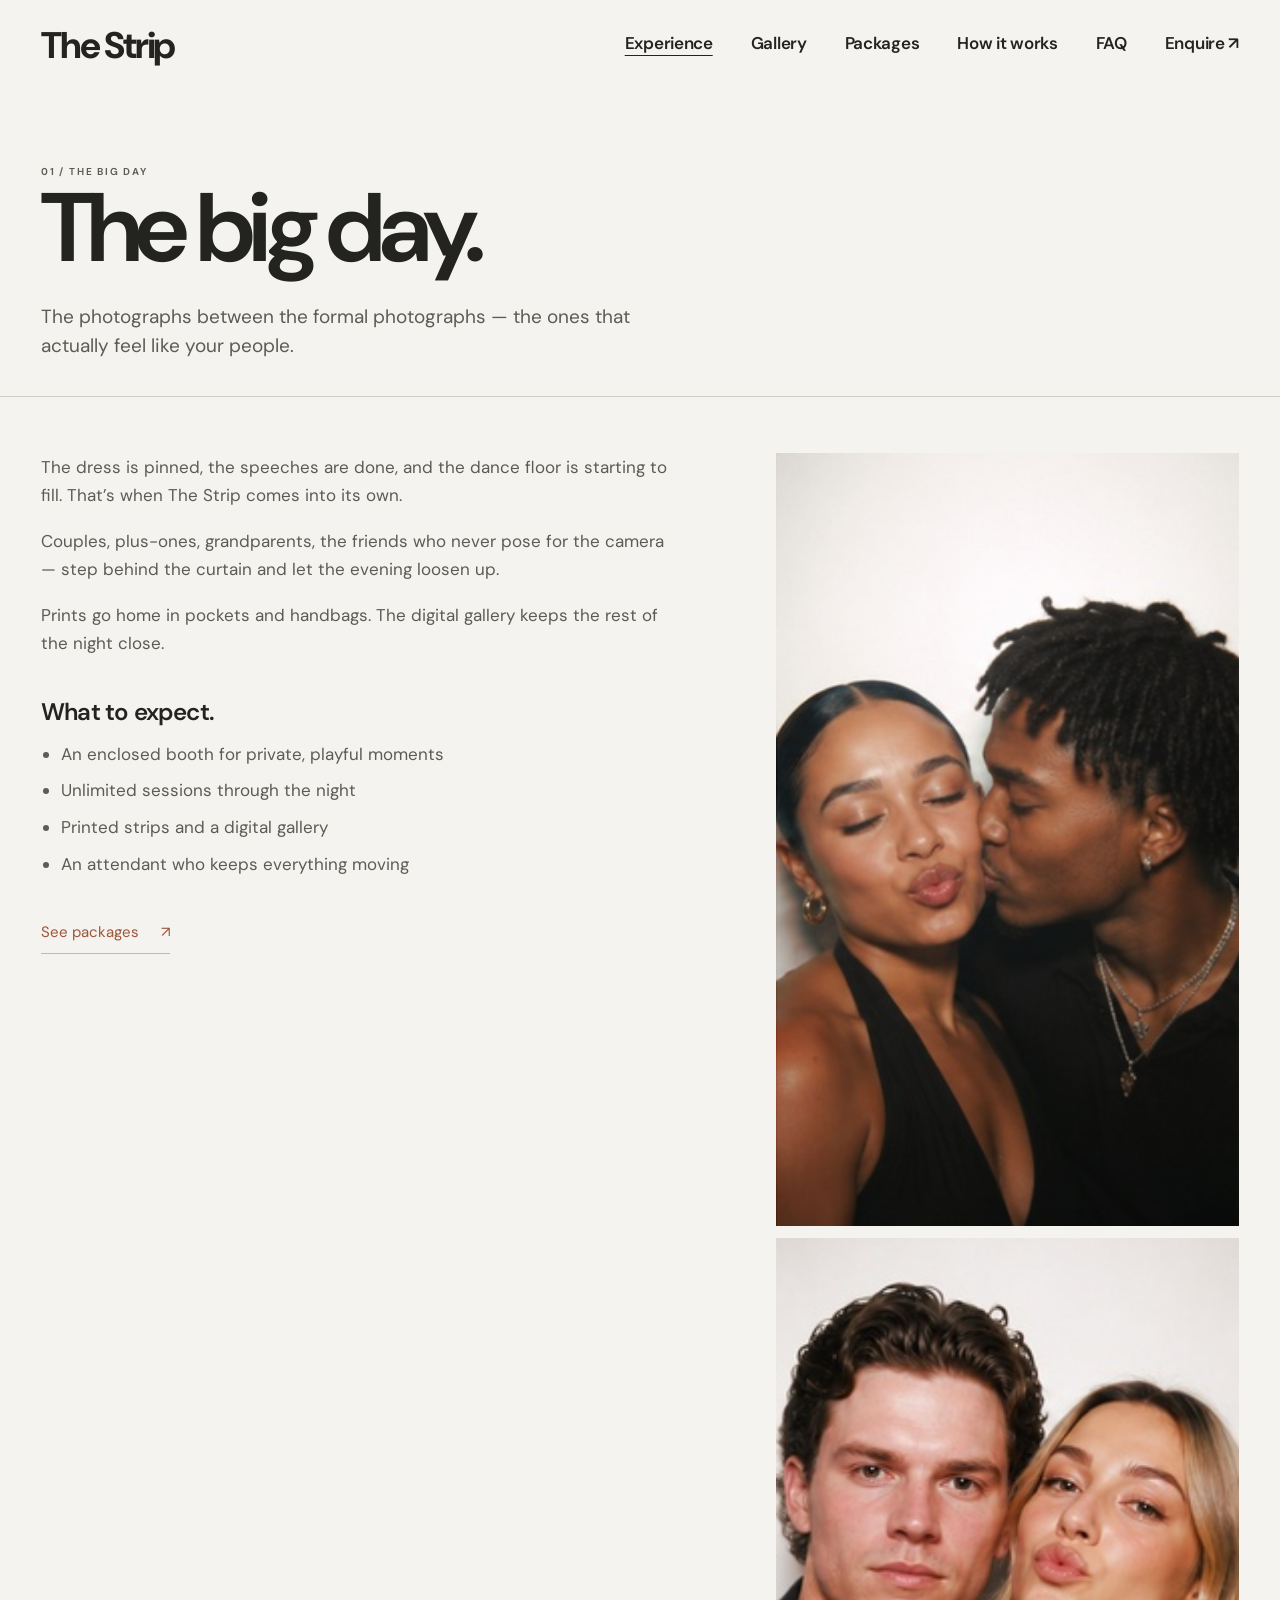
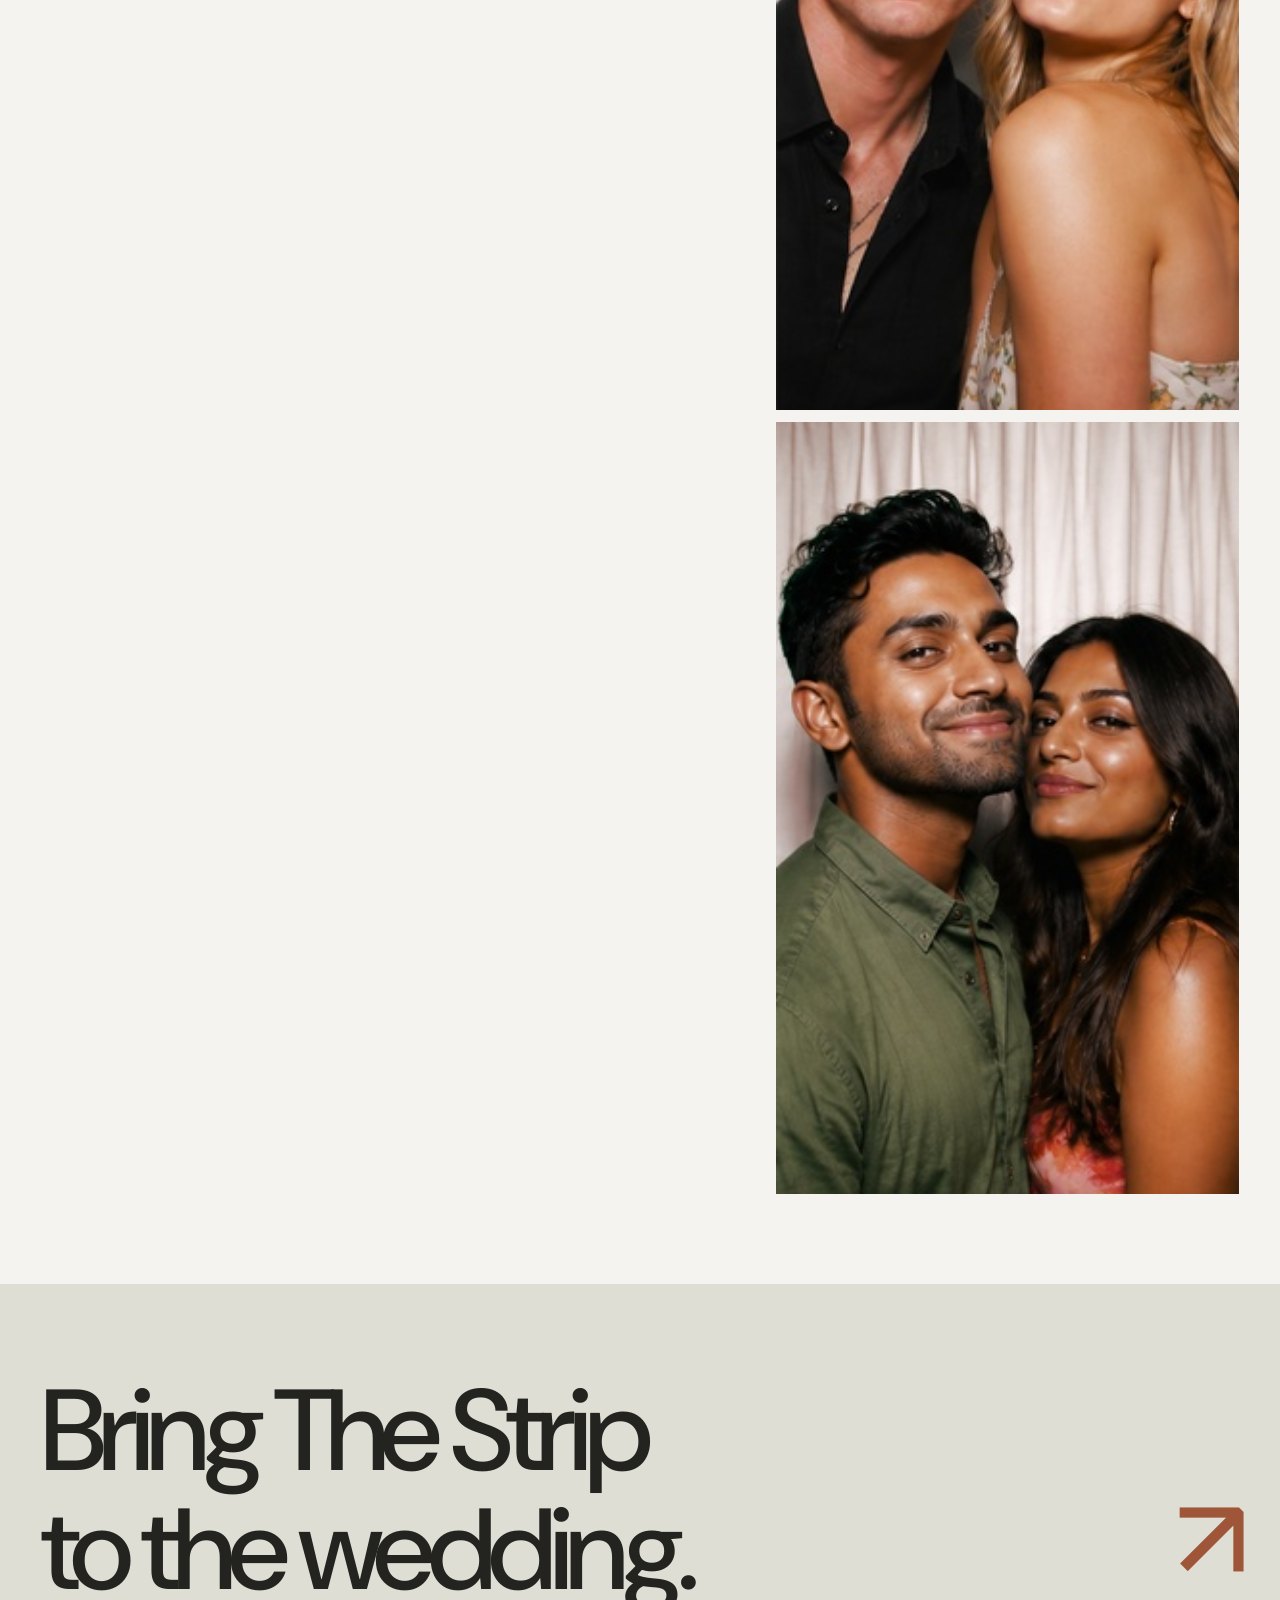
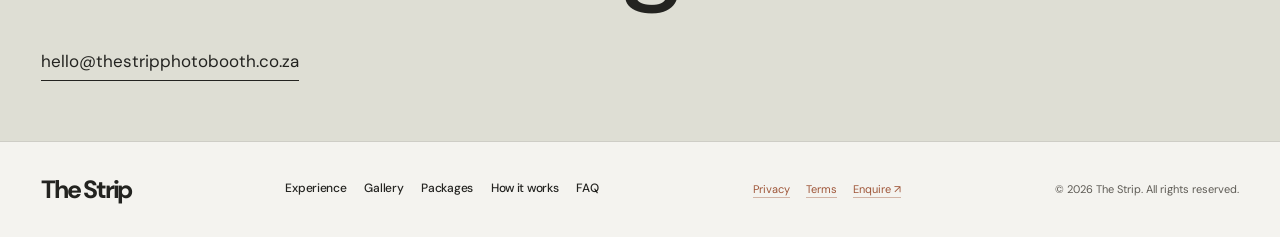
<file: weddings.html>
<!doctype html>
<html lang="en-ZA">
<head>
<meta charset="UTF-8">
<meta name="viewport" content="width=device-width, initial-scale=1">
<title>Weddings — The Strip</title>
<meta name="description" content="An enclosed photobooth for the moments between the formal photographs.">
<meta name="robots" content="noindex,nofollow">
<link rel="canonical" href="https://www.thestripphotobooth.co.za/weddings.html">
<meta name="theme-color" content="#F4F3EF">
<meta property="og:type" content="website">
<meta property="og:site_name" content="The Strip">
<meta property="og:title" content="Weddings — The Strip">
<meta property="og:description" content="An enclosed photobooth for the moments between the formal photographs.">
<meta property="og:url" content="https://www.thestripphotobooth.co.za/weddings.html">
<meta property="og:image" content="https://www.thestripphotobooth.co.za/assets/og-image.jpg">
<meta name="twitter:card" content="summary_large_image">
<meta name="twitter:title" content="Weddings — The Strip">
<meta name="twitter:description" content="An enclosed photobooth for the moments between the formal photographs.">
<meta name="twitter:image" content="https://www.thestripphotobooth.co.za/assets/og-image.jpg">
<link rel="icon" href="assets/favicon.svg" type="image/svg+xml">
<link rel="apple-touch-icon" href="assets/apple-touch-icon.png">
<link rel="preconnect" href="https://fonts.googleapis.com">
<link rel="preconnect" href="https://fonts.gstatic.com" crossorigin>
<link rel="stylesheet" href="css/site.css">

</head>
<body>
<a class="skip-link" href="#main">Skip to content</a>
<header>
  <a class="wordmark" href="index.html" aria-label="The Strip home">The Strip</a>
  <button class="nav-toggle" aria-expanded="false" aria-controls="nav">Menu</button>
  <nav id="nav" aria-label="Main navigation"><a href="about.html" aria-current="page">Experience</a><a href="gallery.html">Gallery</a><a href="packages.html">Packages</a><a href="how-it-works.html">How it works</a><a href="faq.html">FAQ</a><a href="contact.html">Enquire ↗</a></nav>
</header>
<main id="main">
<section class="page-hero"><div class="eyebrow">01 / THE BIG DAY</div><h1>The big day.</h1><p class="lede">The photographs between the formal photographs — the ones that actually feel like your people.</p></section>
<section class="page-section">
  <div class="split">
    <div class="prose">
      <p>The dress is pinned, the speeches are done, and the dance floor is starting to fill. That’s when The Strip comes into its own.</p><p>Couples, plus-ones, grandparents, the friends who never pose for the camera — step behind the curtain and let the evening loosen up.</p><p>Prints go home in pockets and handbags. The digital gallery keeps the rest of the night close.</p>
      <h3>What to expect.</h3>
      <ul><li>An enclosed booth for private, playful moments</li><li>Unlimited sessions through the night</li><li>Printed strips and a digital gallery</li><li>An attendant who keeps everything moving</li></ul>
      <a class="text-link" href="packages.html">See packages <span>↗</span></a>
    </div>
    <div class="image-strip" style="grid-template-columns:1fr;margin-top:0">
      <img src="assets/gallery-02.jpg" alt="A couple sharing a kiss in the booth" loading="lazy"><img src="assets/gallery-05.jpg" alt="A couple posing cheek to cheek" loading="lazy"><img src="assets/gallery-06.jpg" alt="A couple in front of the booth curtain" loading="lazy">
    </div>
  </div>
</section>
<section class="cta">
  <a class="cta-link" href="contact.html">Bring The Strip<br>to the wedding. <span>↗</span></a>
  <a class="email" href="mailto:hello@thestripphotobooth.co.za">hello@thestripphotobooth.co.za</a>
</section>

</main>
<footer>
  <a class="wordmark" href="index.html">The Strip</a>
  <nav aria-label="Footer navigation">
    <a href="about.html">Experience</a>
    <a href="gallery.html">Gallery</a>
    <a href="packages.html">Packages</a>
    <a href="how-it-works.html">How it works</a>
    <a href="faq.html">FAQ</a>
  </nav>
  <div class="legal">
    <a href="privacy.html">Privacy</a>
    <a href="terms.html">Terms</a>
    <a href="contact.html">Enquire ↗</a>
  </div>
  <span>© <span data-year>2026</span> The Strip. All rights reserved.</span>
</footer>
<script src="js/config.js"></script>
<script src="js/site.js" defer></script>
</body>
</html>
</file>
<file: css/site.css>
@import url('https://fonts.googleapis.com/css2?family=DM+Sans:wght@400;450;500;600;650;700;750&display=swap');

:root{
  --paper:#F4F3EF;
  --ink:#232320;
  --muted:#77756E;
  --muted-ink:#5E5B55;
  --line:#CECDC6;
  --cta:#DEDED4;
  --placeholder:#D6D2CB;
  --rule:#AAA89F;
  --rust:#9E5538;
  --backdrop:rgba(23,23,17,.55);
  --page:1600px;
}
*{box-sizing:border-box}
html{scroll-behavior:smooth;scroll-padding-top:95px}
body{
  margin:0;background:var(--paper);color:var(--ink);
  font-family:'DM Sans',Arial,sans-serif;font-size:16px;line-height:1.5;
  -webkit-font-smoothing:antialiased;
}
button,input,textarea,select{font:inherit;color:inherit}
a{color:inherit;text-decoration:none}
button{color:inherit;cursor:pointer}
img{max-width:100%}
::selection{background:var(--rust);color:var(--paper)}
button:focus-visible,a:focus-visible,input:focus-visible,textarea:focus-visible,select:focus-visible,summary:focus-visible{
  outline:2px solid var(--rust);outline-offset:5px;
}
.sr-only{position:absolute;width:1px;height:1px;padding:0;margin:-1px;overflow:hidden;clip:rect(0,0,0,0);border:0}
.skip-link{position:absolute;left:16px;top:-60px;background:var(--ink);color:var(--paper);padding:10px 14px;z-index:100}
.skip-link:focus{top:10px}

/* Header */
header{height:90px;display:flex;align-items:center;justify-content:space-between;padding:0 3.2%;background:var(--paper);position:relative;z-index:20;gap:24px}
.wordmark{font-size:37px;font-weight:750;letter-spacing:-2.2px;white-space:nowrap;line-height:1}
nav{display:flex;align-items:center;gap:38px;font-size:17px;font-weight:600;letter-spacing:-.3px}
nav a{color:var(--ink);padding-bottom:3px}
nav a:hover,nav a[aria-current="page"]{text-decoration:underline;text-underline-offset:6px;text-decoration-thickness:1px}
nav a.nav-cta{color:var(--rust);border-bottom:1px solid var(--rust);text-decoration:none}
nav a.nav-cta:hover{background:var(--rust);color:var(--paper);text-decoration:none}
.nav-toggle{display:none;background:none;border:1px solid var(--line);border-radius:999px;padding:8px 14px;font-size:12px;letter-spacing:.08em;text-transform:uppercase}

/* Home gallery */
.gallery{overflow:hidden}
.gallery-track{display:flex;gap:11px;padding:0 11px;transform:translateX(-7vw);width:max-content;will-change:transform}
.portrait{height:clamp(400px,44vw,650px);width:31vw;flex:none;overflow:hidden;background:var(--paper)}
.portrait img{width:100%;height:100%;object-fit:contain;object-position:center;display:block}
.gallery-tools{display:flex;align-items:center;justify-content:space-between;padding:18px 3.2%;font-size:10px;letter-spacing:1.5px;color:var(--muted-ink)}
.gallery-tools>div{display:flex;align-items:center;gap:18px}
.gallery-tools button{background:none;border:0;font-size:18px;padding:0 4px;color:var(--ink)}
.gallery-tools button:hover{color:var(--rust)}
#count{font-variant-numeric:tabular-nums}

/* Hero */
.intro{padding:63px 3.2% 88px;display:flex;justify-content:space-between;align-items:flex-end;gap:30px}
.intro>div{width:100%}
h1{font-size:clamp(64px,7.3vw,112px);line-height:1.01;letter-spacing:-.065em;font-weight:650;margin:0}
.intro-note{margin:34px 0 0 4px;font-size:17px;line-height:1.4;letter-spacing:-.3px;max-width:520px}
.round-link{height:62px;width:62px;flex-shrink:0;border:1px solid var(--line);border-radius:50%;display:grid;place-items:center;font-size:28px;margin-bottom:3px;transition:background .2s,color .2s}
.round-link:hover{background:var(--ink);color:var(--paper)}

/* Sections */
.eyebrow{font-size:10px;letter-spacing:1.8px;font-weight:650;color:var(--muted-ink);text-transform:uppercase}
.info{border-top:1px solid var(--line);padding:32px 3.2% 100px}
.info-body{display:grid;grid-template-columns:1.2fr 1fr;gap:10%;padding-top:75px}
h2{font-size:clamp(52px,6.5vw,92px);letter-spacing:-.065em;line-height:1.02;margin:0;font-weight:500}
.info-copy{max-width:440px;padding-top:2px}
.info-copy p{font-size:20px;line-height:1.5;letter-spacing:-.5px;margin:0 0 25px}
.text-link{margin-top:13px;padding:9px 0;background:none;border:0;border-bottom:1px solid;font-size:15px;display:inline-block;color:var(--ink)}
.text-link:hover{color:var(--rust);border-color:var(--rust)}
.text-link span{margin-left:18px}

/* Steps */
.steps{padding:30px 3.2% 90px;border-top:1px solid var(--line)}
.steps-grid{display:grid;grid-template-columns:repeat(3,1fr);gap:4%;margin-top:44px}
.step{border-top:1px solid var(--line);padding-top:22px}
.step .num{font-size:11px;letter-spacing:1.4px;color:var(--muted-ink);font-weight:650}
.step h3{font-size:clamp(24px,2.6vw,36px);font-weight:500;letter-spacing:-1.2px;margin:18px 0 10px}
.step p{font-size:16px;line-height:1.55;margin:0;max-width:360px;color:var(--muted-ink)}

/* Occasions */
.moments{padding:30px 3.2% 90px;border-top:1px solid var(--line)}
.moments>.eyebrow{margin-bottom:50px}
.occasion{border-top:1px solid var(--line);padding:32px 0;display:grid;grid-template-columns:1.2fr 1fr 60px;gap:7%;align-items:start}
.occasion h3{font-size:clamp(28px,4vw,56px);font-weight:500;letter-spacing:-2px;margin:0}
.occasion h3 a:hover{color:var(--rust)}
.occasion p{font-size:17px;line-height:1.5;margin:4px 0 0;max-width:385px}
.occasion>span{font-size:12px;text-align:right;padding-top:11px;color:var(--muted-ink)}
.occasion .arrow{color:var(--rust);margin-left:8px}

/* Package teaser / cards */
.packages-teaser{padding:30px 3.2% 90px;border-top:1px solid var(--line)}
.package-grid{display:grid;grid-template-columns:repeat(3,1fr);gap:16px;margin-top:36px}
.package-card{border-top:1px solid var(--line);padding:24px 22px 26px;display:flex;flex-direction:column;min-height:280px;background:transparent}
.package-card:hover{background:#EFEEE8}
.package-tag{font-size:10px;letter-spacing:1.4px;color:var(--muted-ink);text-transform:uppercase}
.package-name{font-size:28px;font-weight:500;letter-spacing:-1.2px;margin:14px 0 6px}
.package-price{font-size:14px;color:var(--rust);margin-bottom:16px}
.package-list{list-style:none;padding:0;margin:0 0 22px;font-size:14px;line-height:1.65;color:var(--muted-ink)}
.package-list li{padding:4px 0;border-bottom:1px solid rgba(206,205,198,.5)}
.package-list li:last-child{border-bottom:0}
.package-card .package-link{margin-top:auto;font-size:13px;border-bottom:1px solid;padding-bottom:3px;align-self:flex-start}
.package-card .package-link:hover{color:var(--rust);border-color:var(--rust)}

/* CTA */
.cta{background:var(--cta);padding:43px 3.2% 60px}
.cta>a.cta-link{display:block;font-size:clamp(60px,9vw,135px);line-height:1.03;font-weight:500;letter-spacing:-.065em;padding:45px 0 40px;position:relative}
.cta>a.cta-link>span{position:absolute;right:0;bottom:50px;color:var(--rust)}
.cta>a.cta-link:hover{color:var(--rust)}
.cta>a.email{font-size:17px;border-bottom:1px solid;padding-bottom:5px;display:inline-block}

/* Footer */
footer{display:flex;padding:35px 3.2%;gap:35px;justify-content:space-between;align-items:center;font-size:11px;color:var(--muted-ink);border-top:1px solid var(--line);flex-wrap:wrap}
footer .wordmark{font-size:25px;color:var(--ink)}
footer nav{display:flex;gap:18px;font-size:12px;font-weight:500}
footer .legal{display:flex;gap:16px}
footer a:hover{text-decoration:underline;text-underline-offset:4px}

/* Interior pages */
.page-hero{padding:74px 3.2% 36px;border-bottom:1px solid var(--line)}
.page-hero h1{font-size:clamp(54px,7.6vw,112px);max-width:1200px}
.page-hero .lede{font-size:19px;line-height:1.5;max-width:640px;margin:26px 0 0;color:var(--muted-ink)}
.page-section{padding:56px 3.2% 90px}
.page-section.tight{padding-top:30px}
.split{display:grid;grid-template-columns:1.15fr .85fr;gap:9%;align-items:start}
.prose{max-width:780px}
.prose h2{font-size:clamp(34px,4.2vw,56px);letter-spacing:-.05em;margin:0 0 20px;font-weight:500}
.prose h3{font-size:24px;letter-spacing:-.8px;margin:36px 0 10px;font-weight:600}
.prose p{font-size:17px;line-height:1.65;margin:0 0 18px;color:var(--muted-ink)}
.prose p strong{color:var(--ink);font-weight:600}
.prose ul,.prose ol{padding-left:20px;margin:0 0 20px;color:var(--muted-ink);font-size:17px;line-height:1.7}
.prose li{margin-bottom:8px}
.prose a{color:var(--rust);border-bottom:1px solid rgba(158,85,56,.4)}
.prose a:hover{border-color:var(--rust)}
.note{border-top:1px solid var(--line);padding-top:18px;font-size:13px;color:var(--muted-ink);max-width:620px}

.feature-grid{display:grid;grid-template-columns:repeat(3,1fr);gap:4%;margin-top:44px}
.feature{border-top:1px solid var(--line);padding-top:20px}
.feature .num{font-size:11px;letter-spacing:1.4px;color:var(--rust);font-weight:650}
.feature h3{font-size:26px;letter-spacing:-1px;font-weight:500;margin:16px 0 8px}
.feature p{font-size:15px;line-height:1.6;color:var(--muted-ink);margin:0;max-width:340px}

.image-strip{display:grid;grid-template-columns:repeat(3,1fr);gap:12px;margin-top:48px}
.image-strip img{width:100%;aspect-ratio:3/5;object-fit:cover;display:block;background:var(--placeholder)}

/* Gallery page */
.gallery-grid{display:grid;grid-template-columns:repeat(4,minmax(0,1fr));gap:12px;margin-top:36px}
.gallery-grid figure{margin:0;position:relative;overflow:hidden;background:var(--placeholder)}
.gallery-grid img{width:100%;height:auto;display:block;transition:transform .5s ease,filter .5s ease}
.gallery-grid figure:hover img{transform:scale(1.02);filter:brightness(.96)}
.gallery-grid figcaption{position:absolute;left:10px;bottom:8px;font-size:10px;letter-spacing:.08em;color:#fff;opacity:0;transition:opacity .2s}
.gallery-grid figure:hover figcaption{opacity:.9}
.gallery-grid button{display:block;padding:0;border:0;background:none;width:100%;text-align:left}

/* Lightbox */
.lightbox{border:0;background:var(--ink);color:var(--paper);padding:0;width:min(1100px,96vw);max-height:94vh}
.lightbox::backdrop{background:var(--backdrop);backdrop-filter:blur(5px)}
.lightbox-inner{position:relative;display:flex;flex-direction:column;align-items:center;padding:18px}
.lightbox img{max-width:100%;max-height:78vh;object-fit:contain;display:block}
.lightbox-bar{display:flex;justify-content:space-between;align-items:center;width:100%;padding:12px 4px 0;gap:16px}
.lightbox-bar .caption{font-size:12px;color:var(--line)}
.lightbox-controls{display:flex;gap:10px}
.lightbox button{background:none;border:1px solid rgba(244,243,239,.35);color:var(--paper);border-radius:50%;width:40px;height:40px;font-size:16px}
.lightbox button:hover{background:var(--paper);color:var(--ink)}

/* FAQ */
.faq-list{max-width:900px;margin-top:30px}
.faq-list details{border-top:1px solid var(--line);padding:0}
.faq-list summary{list-style:none;cursor:pointer;padding:24px 42px 24px 0;font-size:20px;font-weight:500;letter-spacing:-.5px;position:relative}
.faq-list summary::-webkit-details-marker{display:none}
.faq-list summary::after{content:"+";position:absolute;right:4px;top:22px;font-size:22px;color:var(--rust);font-weight:400}
.faq-list details[open] summary::after{content:"–"}
.faq-list .answer{padding:0 42px 26px 0;font-size:16px;line-height:1.65;color:var(--muted-ink);max-width:760px}
.faq-list .answer p{margin:0 0 14px}

/* Contact */
.contact-grid{display:grid;grid-template-columns:1.1fr .9fr;gap:9%;margin-top:20px}
.form{margin-top:8px}
.form-row{display:grid;grid-template-columns:1fr 1fr;gap:22px}
.field{display:block;font-size:11px;letter-spacing:.02em;margin-bottom:24px;color:var(--muted-ink)}
.field input,.field select,.field textarea{width:100%;display:block;border:0;border-bottom:1px solid var(--rule);border-radius:0;padding:12px 0;background:transparent;font-size:15px;color:var(--ink);margin-top:4px}
.field input:focus,.field select:focus,.field textarea:focus{outline:none;border-bottom-color:var(--rust);box-shadow:0 1px 0 var(--rust)}
.field textarea{resize:vertical;min-height:96px}
.consent{display:flex;gap:10px;align-items:flex-start;font-size:12px;line-height:1.5;color:var(--muted-ink);margin:8px 0 22px}
.consent input{width:auto;margin-top:3px}
.consent a{color:var(--rust);text-decoration:underline;text-underline-offset:3px}
.honeypot{position:absolute;left:-9999px;width:1px;height:1px;overflow:hidden}
.submit{display:flex;justify-content:space-between;align-items:center;background:var(--ink);color:var(--paper);width:100%;border:0;padding:17px 20px;font-size:15px;transition:background .2s}
.submit:hover{background:var(--rust)}
.form-status{margin-top:18px;font-size:13px;line-height:1.5;color:var(--muted-ink)}
.form-status.error{color:#8f2f1e}
.form-status a{color:var(--rust);text-decoration:underline}
.contact-aside{border-top:1px solid var(--line);padding-top:20px}
.contact-aside h3{font-size:22px;font-weight:500;letter-spacing:-.6px;margin:0 0 12px}
.contact-aside p{font-size:15px;line-height:1.6;color:var(--muted-ink);margin:0 0 14px}
.contact-aside a.email{font-size:18px;border-bottom:1px solid;padding-bottom:3px;display:inline-block;margin-bottom:18px}
.contact-aside a.email:hover{color:var(--rust);border-color:var(--rust)}

/* Legal/404 */
.legal{max-width:820px}
.legal h2{font-size:30px;letter-spacing:-1px;margin:38px 0 10px;font-weight:500}
.legal h2:first-child{margin-top:0}
.legal p,.legal li{font-size:15.5px;line-height:1.7;color:var(--muted-ink)}
.legal ul{padding-left:20px}
.legal a{color:var(--rust);border-bottom:1px solid rgba(158,85,56,.4)}
.not-found{padding:120px 3.2%;min-height:58vh;display:flex;flex-direction:column;justify-content:center}
.not-found h1{font-size:clamp(56px,10vw,150px);max-width:1100px}
.not-found p{font-size:18px;color:var(--muted-ink);margin:24px 0 30px;max-width:540px}
.not-found a{font-size:15px;border-bottom:1px solid;padding-bottom:4px}
.not-found a:hover{color:var(--rust);border-color:var(--rust)}

/* Utility */
.muted{color:var(--muted-ink)}
.center{text-align:center}
.mt-40{margin-top:40px}

@media(max-width:1200px){
  .gallery-grid{grid-template-columns:repeat(3,minmax(0,1fr))}
  nav{gap:26px;font-size:16px}
  .wordmark{font-size:33px}
}
@media(max-width:1000px){
  .package-grid{grid-template-columns:1fr 1fr}
  .feature-grid{grid-template-columns:1fr 1fr}
  .steps-grid{grid-template-columns:1fr;gap:26px}
  .split{grid-template-columns:1fr;gap:34px}
  .contact-grid{grid-template-columns:1fr;gap:34px}
  .info-body{grid-template-columns:1fr;gap:30px;padding-top:48px}
}
@media(max-width:900px), (orientation: landscape) and (max-height: 500px){
  header{height:76px;padding:0 22px;flex-wrap:wrap}
  .wordmark{font-size:30px}
  .nav-toggle{display:inline-flex;position:relative;z-index:41}
  header nav{display:none;position:absolute;top:76px;left:0;right:0;width:auto;flex-direction:column;align-items:flex-start;gap:0;margin:0;padding:14px 22px 22px;background:var(--paper);border-top:1px solid var(--line);box-shadow:0 18px 30px rgba(25,23,20,.12);max-height:calc(100vh - 76px);max-height:calc(100dvh - 76px);overflow-y:auto;z-index:40}
  header nav.open{display:flex}
  header nav a{width:100%;padding:12px 0;font-size:19px}
  nav a.nav-cta{border-bottom:0;width:auto}
  .gallery-track{transform:translateX(-18vw);gap:8px}
  .portrait{width:76vw;height:104vw;max-height:580px}
  .gallery-tools{padding:17px 22px}
  .gallery-tools>span{font-size:8px;max-width:180px;line-height:1.5}
  .gallery-tools>div{gap:12px}
  .intro{padding:45px 22px 60px}
  h1{font-size:clamp(49px,9.8vw,70px)}
  .intro-note{font-size:14px;margin-top:25px}
  .round-link{width:43px;height:43px;font-size:23px;margin-left:10px}
  .info{padding:26px 22px 55px}
  .info-copy p{font-size:18px}
  .steps,.moments,.packages-teaser{padding:26px 22px 55px}
  .occasion{grid-template-columns:1fr 25px;gap:15px;padding:24px 0}
  .occasion h3{font-size:36px;letter-spacing:-1.4px}
  .occasion p{grid-column:1;grid-row:2;font-size:15px}
  .occasion>span{grid-column:2;grid-row:1}
  .package-grid{grid-template-columns:1fr}
  .feature-grid{grid-template-columns:1fr}
  .cta{padding:30px 22px 40px}
  .cta>a.cta-link{font-size:15vw;padding:35px 0}
  .cta>a.cta-link>span{bottom:38px}
  .cta>a.email{font-size:13px}
  .page-hero{padding:45px 22px 26px}
  .page-hero .lede{font-size:17px}
  .page-section{padding:36px 22px 60px}
  .gallery-grid{grid-template-columns:repeat(2,minmax(0,1fr));gap:8px}
  
  .image-strip{gap:8px;margin-top:32px}
  footer{padding:28px 22px;display:grid;grid-template-columns:1fr 1fr;gap:18px}
  footer nav{display:flex;flex-direction:row;flex-wrap:wrap;gap:12px;border:0;padding:0;margin:0;width:auto}
  footer nav a{width:auto;padding:0;font-size:11px}
  footer .legal{grid-column:1 / -1;gap:14px}
  .form-row{grid-template-columns:1fr;gap:0}
  .contact-grid{margin-top:0}
  .not-found{padding:80px 22px}
}
@media(max-width:520px){
  .gallery-grid{grid-template-columns:1fr}
  .steps-grid{gap:22px}
}
@media(prefers-reduced-motion:reduce){
  html{scroll-behavior:auto}
  .gallery-track{transition:none}
  .gallery-grid img{transition:none}
}

.hidden{display:none!important}
.lede{font-size:19px;line-height:1.5;max-width:660px;margin:24px 0 0;color:var(--muted-ink)}

.field-error{display:block;color:#8f2f1e;font-size:11.5px;line-height:1.4;margin-top:6px}
.field-error:empty{display:none}
.field input[aria-invalid="true"],.field select[aria-invalid="true"],.field textarea[aria-invalid="true"]{border-bottom-color:#8f2f1e}
.turnstile-slot{margin:4px 0 16px}
</file>
